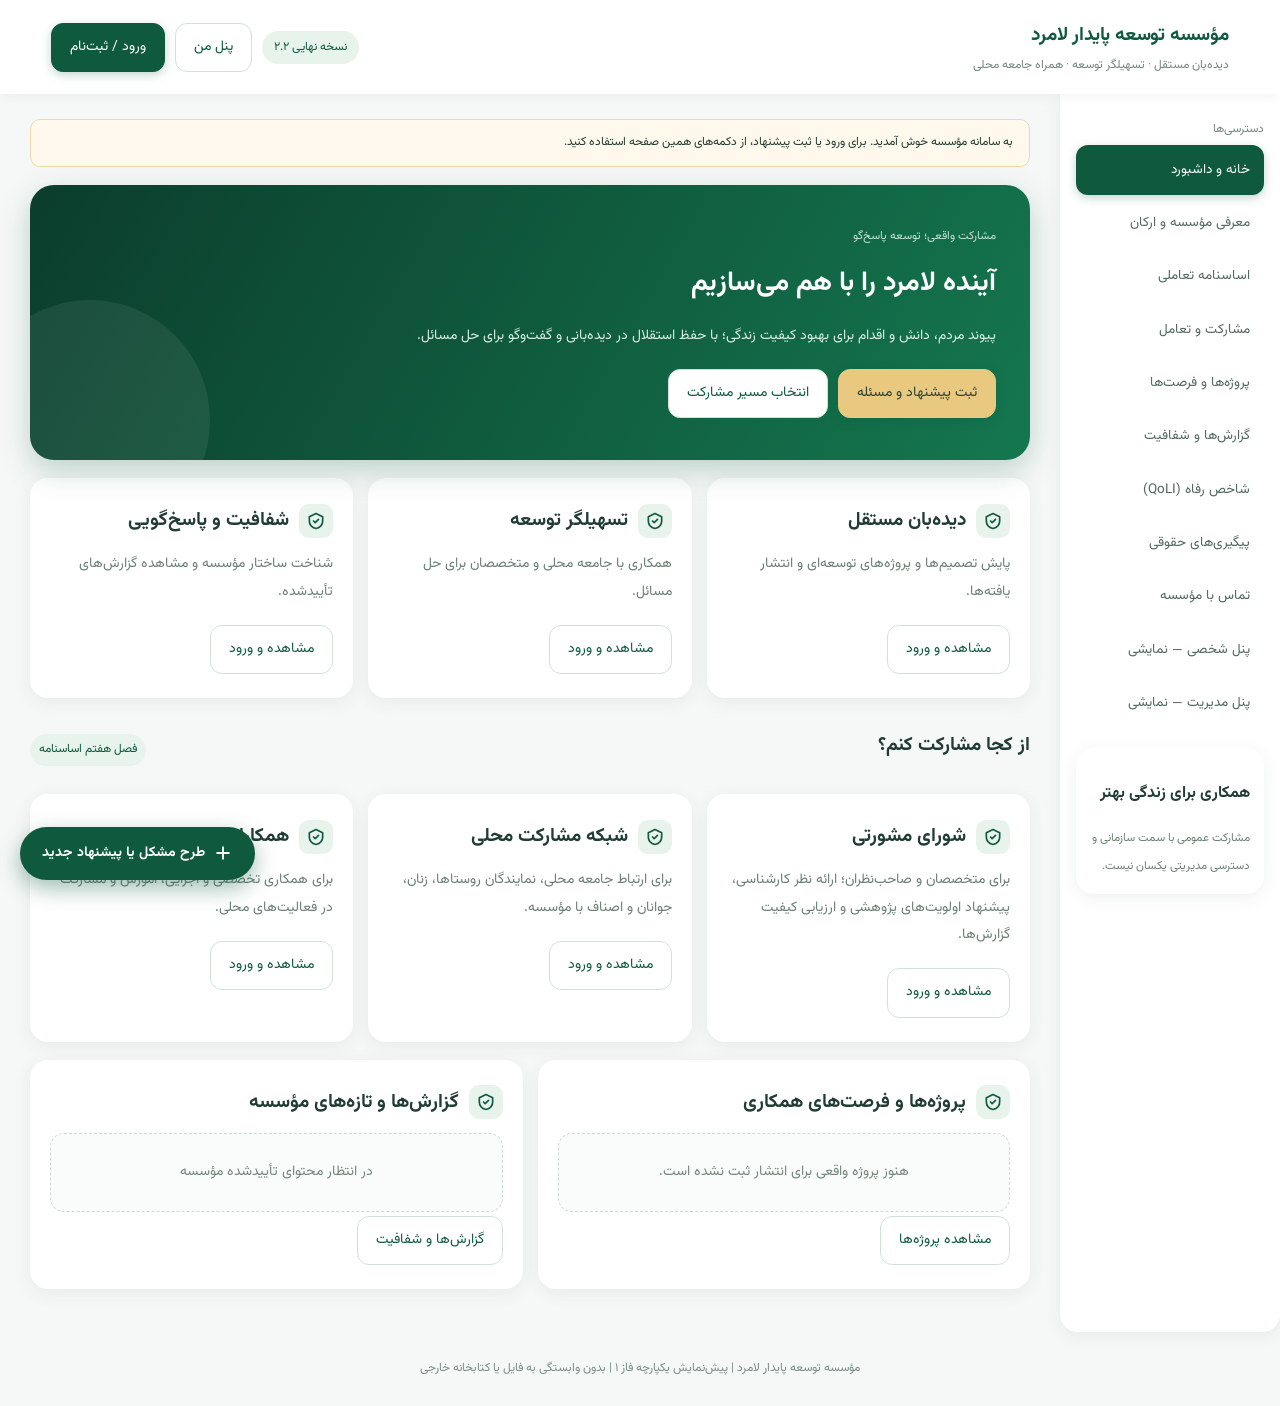
<file: index.html>
<!DOCTYPE html><html lang="fa" dir="rtl"><head><meta charset="utf-8"><link rel="preconnect" href="https://fonts.googleapis.com"><link rel="preconnect" href="https://fonts.gstatic.com" crossorigin><link href="https://fonts.googleapis.com/css2?family=Vazirmatn:wght@400;500;700;800&display=swap" rel="stylesheet"><meta name="viewport" content="width=device-width,initial-scale=1"><title>توسعه پایدار لامرد | Sc1</title><style>
:root{--green:#12634e;--ink:#213c35;--line:#e0e9e4;--bg:#f5f8f6}*{box-sizing:border-box}body{margin:0;background:var(--bg);color:var(--ink);font:14px/1.95 Tahoma,Arial,sans-serif}button,input,textarea,select{font:inherit}button,a{touch-action:manipulation}button{cursor:pointer}header{background:white;border-bottom:1px solid var(--line);padding:17px 4%;display:flex;align-items:center;justify-content:space-between;gap:15px;flex-wrap:wrap}.brand{font-size:19px;color:var(--green);font-weight:bold}.sub{font-size:12px;color:#74867d}.shell{display:grid;grid-template-columns:220px 1fr;max-width:1450px;margin:auto}aside.menu{padding:24px 16px;border-left:1px solid var(--line);min-height:85vh;background:#fff}nav button{display:block;width:100%;text-align:right;border:0;background:none;padding:12px 14px;border-radius:10px;margin:3px 0;color:#52685e}nav button.active,nav button:hover{background:#e7f3ed;color:var(--green)}main{padding:25px 30px;min-width:0}.badge{background:#fff2d6;color:#805e23;padding:5px 12px;border-radius:20px;font-size:12px}.notice{border:1px solid #ecd9ad;background:#fff9ed;padding:11px 16px;border-radius:10px;margin-bottom:18px;font-size:12px}.hero{background:linear-gradient(115deg,#124f40,#147b5c);color:white;border-radius:19px;padding:30px;position:relative}.hero p{max-width:650px;color:#daeee4}.hero small{color:#c2e3d4}h1{font-size:27px;margin:8px 0 12px}h2{font-size:19px;margin:4px 0 12px}h3{font-size:16px}p{margin:8px 0 15px}.grid{display:grid;grid-template-columns:repeat(auto-fit,minmax(210px,1fr));gap:15px;margin:18px 0}.card{background:white;border:1px solid var(--line);border-radius:15px;padding:20px}.card p,.muted{color:#6c8075}.btn{padding:9px 16px;border:1px solid #cadbd2;background:white;border-radius:8px;color:var(--green);margin:4px 0;display:inline-block;text-decoration:none}.btn.primary{background:var(--green);color:white;border-color:var(--green)}.hero .btn.primary{background:#e9c980;color:#294337;border-color:#e9c980}.row{display:flex;gap:10px;flex-wrap:wrap;align-items:center}.sectionhead{display:flex;justify-content:space-between;align-items:center;margin-top:25px}.empty{padding:25px;border:1px dashed #cbdcd2;border-radius:12px;color:#75877c;text-align:center}.charter{display:grid;grid-template-columns:255px 1fr;gap:16px;margin-top:18px}.chapters button{display:block;width:100%;text-align:right;margin:5px 0;padding:10px;background:white;border:1px solid var(--line);border-radius:8px}.chapters button.selected{background:#e7f3ed;color:var(--green)}.article p{white-space:pre-line}.article{min-width:0}.article .legal{font-size:13px;line-height:2.2;border-top:1px solid var(--line);padding-top:14px}.toolbar{display:flex;gap:8px;flex-wrap:wrap}input,select,textarea{width:100%;border:1px solid #d2dfd7;border-radius:8px;padding:10px;margin:5px 0 15px;background:white;color:var(--ink)}textarea{min-height:120px}button:disabled{cursor:not-allowed;opacity:.5}.panel{display:grid;grid-template-columns:200px 1fr;gap:16px}.panelnav{background:#f0f6f2;padding:15px;border-radius:10px}.panelnav button{width:100%;text-align:right;margin:4px 0}.metric{font-size:28px;color:var(--green)}footer{padding:25px;text-align:center;color:#7d8c84;font-size:12px}.tabs .selected{background:var(--green);color:white}.number{font-size:12px;background:#eef5f1;padding:4px 9px;border-radius:20px}#feedback{color:var(--green)}@media(max-width:800px){.shell{display:block}aside.menu{min-height:auto;border-left:0;padding:10px}nav{display:flex;overflow:auto}nav button{width:auto;white-space:nowrap}main{padding:16px}.charter,.panel{grid-template-columns:1fr}.chapters{max-height:240px;overflow:auto}.hero{padding:23px}h1{font-size:23px}}@media print{header,aside.menu,.notice,.toolbar,.chapters,footer{display:none}.shell,.charter{display:block}main{padding:0}}

/* ===== UI refresh ===== */
:root{--green:#0f5a3f;--green2:#14774f;--soft:#e8f3ec;--line:#e6ece8;--bg:#f6f8f7;--sh:0 4px 18px rgba(15,60,40,.07)}
body{font-family:Vazirmatn,Tahoma,Arial,sans-serif;background:var(--bg)}
header{position:sticky;top:0;z-index:20;box-shadow:0 2px 12px rgba(15,60,40,.06);border:0}
.brand{letter-spacing:-.2px}
aside.menu{border:0;background:#fff;box-shadow:var(--sh);border-radius:0 0 18px 18px}
nav button{border-radius:12px;transition:.18s;font-size:13.5px}
nav button.active{background:var(--green);color:#fff;box-shadow:0 3px 10px rgba(15,90,63,.25)}
nav button:hover:not(.active){background:var(--soft)}
.card{border:0;border-radius:18px;box-shadow:var(--sh);transition:transform .18s,box-shadow .18s}
.card:hover{transform:translateY(-2px);box-shadow:0 8px 24px rgba(15,60,40,.12)}
.card h2{display:flex;align-items:center;gap:10px}
.card h2::before{content:"";flex:none;width:34px;height:34px;border-radius:10px;background:var(--soft) url("data:image/svg+xml,%3Csvg xmlns='http://www.w3.org/2000/svg' viewBox='0 0 24 24' fill='none' stroke='%230f5a3f' stroke-width='2' stroke-linecap='round' stroke-linejoin='round'%3E%3Cpath d='M12 3l8 4v5c0 5-3.5 8-8 9-4.5-1-8-4-8-9V7z'/%3E%3Cpath d='M9 12l2 2 4-4'/%3E%3C/svg%3E") center/20px no-repeat}
.hero{border-radius:24px;background:linear-gradient(120deg,#0b3d2c,#14774f);box-shadow:0 10px 30px rgba(15,90,63,.25);padding:38px 34px;overflow:hidden}
.hero::after{content:"";position:absolute;left:-60px;bottom:-80px;width:240px;height:240px;border-radius:50%;background:rgba(255,255,255,.07)}
.btn{border-radius:12px;padding:10px 18px;border:1px solid #d3e2d9;transition:.18s}
.btn:hover{background:var(--soft)}
.btn.primary{background:var(--green);box-shadow:0 3px 10px rgba(15,90,63,.25)}
.btn.primary:hover{background:var(--green2)}
.hero .btn.primary:hover{background:#f1d796}
.badge{background:var(--soft);color:var(--green)}
.empty{background:#fafcfb;border-radius:14px}
.number{background:var(--soft);color:var(--green)}
input,select,textarea{border-radius:12px;border:1px solid #d8e4dc;transition:.15s}
input:focus,select:focus,textarea:focus{outline:0;border-color:var(--green2);box-shadow:0 0 0 3px rgba(20,119,79,.15)}
.chapters button{border:0;box-shadow:var(--sh);border-radius:12px;transition:.15s}
.chapters button.selected{background:var(--green);color:#fff}
.tabs{background:#fff;padding:5px;border-radius:14px;width:fit-content;box-shadow:var(--sh)}
.tabs .btn{border:0;margin:0}
.tabs .selected{background:var(--green);color:#fff}
.fab{position:fixed;left:20px;bottom:20px;z-index:30;display:flex;align-items:center;gap:8px;border-radius:999px;padding:13px 22px;background:var(--green);color:#fff;border:0;box-shadow:0 8px 22px rgba(15,90,63,.4);font-weight:bold;cursor:pointer}
.fab:hover{background:var(--green2);transform:translateY(-2px)}
.fab svg{width:20px;height:20px}
#menuToggle,.burger{display:none}
@media(max-width:800px){
.burger{display:inline-flex;width:42px;height:42px;align-items:center;justify-content:center;border-radius:12px;background:var(--soft);cursor:pointer}
.burger svg{width:22px;height:22px;stroke:var(--green)}
aside.menu{display:none;border-radius:0 0 18px 18px}
#menuToggle:checked~.shell aside.menu{display:block}
nav{display:block}nav button{width:100%;white-space:normal}
.fab span{display:none}.fab{padding:15px;left:14px;bottom:14px}
.hero{padding:26px 20px}}
body #p2open{left:auto !important;right:18px !important}
.bars{display:grid;gap:12px;margin-top:10px}.bar{display:grid;grid-template-columns:130px 1fr 52px;gap:10px;align-items:center;font-size:14px}
.bar .track{height:14px;background:#e6efea;border-radius:99px;overflow:hidden}.bar .fill{height:100%;border-radius:99px}
.ladder{display:flex;align-items:center;gap:18px;flex-wrap:wrap}.ladder .score{font-size:44px;font-weight:800;color:var(--green)}
.ladder .scale{flex:1;min-width:220px}.ladder .track{height:18px;border-radius:99px;background:linear-gradient(90deg,#d9534f,#f0ad4e,#5cb85c);position:relative}
.ladder .pin{position:absolute;top:-6px;width:6px;height:30px;background:#213c35;border-radius:3px}
.ladder .ticks{display:flex;justify-content:space-between;font-size:12px;color:#667;margin-top:10px}
.legend{display:flex;gap:14px;flex-wrap:wrap;font-size:13px;margin-top:10px}.legend i{display:inline-block;width:12px;height:12px;border-radius:3px;margin-left:5px;vertical-align:middle}
.case{border-right:5px solid var(--green)}.case .st{display:inline-block;padding:2px 12px;border-radius:99px;font-size:13px;font-weight:700;color:#fff}
.st.rev{background:#e08a00}.st.win{background:#12634e}.st.run{background:#2a6fb0}
#p2open,#p3open{display:none !important}
.entry-grid{display:grid;grid-template-columns:repeat(auto-fit,minmax(260px,1fr));gap:16px;margin-top:12px}
.entry-card{display:flex;flex-direction:column;gap:12px;padding:24px;border-radius:16px;border:1px solid #d6e5dd;background:#fff}
.entry-card h2{margin:0}
.entry-card p{margin:0;color:#4a5d55}
.entry-card .btn{align-self:flex-start}
</style></head><body><input type="checkbox" id="menuToggle"><header><label for="menuToggle" class="burger" aria-label="منو"><svg viewBox="0 0 24 24" fill="none" stroke-width="2" stroke-linecap="round"><path d="M4 6h16M4 12h16M4 18h16"/></svg></label><div><div class="brand">مؤسسه توسعه پایدار لامرد</div><div class="sub">دیده‌بان مستقل · تسهیلگر توسعه · همراه جامعه محلی</div></div><div class="row"><span class="badge">نسخه نهایی ۲.۲</span><button class="btn" data-route="personal">پنل من</button><button class="btn primary" data-route="access" data-action="login">ورود / ثبت‌نام</button></div></header><div class="shell"><aside class="menu"><div class="sub">دسترسی‌ها</div><nav id="nav"></nav><div class="card" style="margin-top:20px;padding:14px"><h3>همکاری برای زندگی بهتر</h3><small class="muted">مشارکت عمومی با سمت سازمانی و دسترسی مدیریتی یکسان نیست.</small></div></aside><main><div class="notice">به سامانه مؤسسه خوش آمدید. برای ورود یا ثبت پیشنهاد، از دکمه‌های همین صفحه استفاده کنید.</div><div id="app"></div><p id="feedback" role="status"></p></main></div><button class="fab" data-route="suggestion"><svg viewBox="0 0 24 24" fill="none" stroke="currentColor" stroke-width="2.2" stroke-linecap="round"><path d="M12 5v14M5 12h14"/></svg><span>طرح مشکل یا پیشنهاد جدید</span></button><footer>مؤسسه توسعه پایدار لامرد | پیش‌نمایش یکپارچه فاز ۱ | بدون وابستگی به فایل یا کتابخانه خارجی</footer><script>
const chapters=[{"title": "فصل اول: کلیات", "text": ["ماده ۱ ـ نام: نام مؤسسه «مؤسسه توسعه پایدار لامرد» است که در این اساسنامه «مؤسسه» نامیده می‌شود.", "ماده ۲ ـ ماهیت و اصول بنیادین:", "مؤسسه نهادی غیردولتی، غیرانتفاعی، مستقل و غیرحزبی است و در چارچوب قوانین و مقررات جمهوری اسلامی ایران، مجوزهای لازم و این اساسنامه فعالیت می‌کند.", "اصول راهنمای مؤسسه شامل ارزیابی یکپارچه آثار اقتصادی، اجتماعی و زیست‌محیطی، عدالت اجتماعی و فضایی و بین‌نسلی، مشارکت فراگیر، پیشگیری از آسیب، احتیاط متناسب در برابر خطرات جدی با بیان عدم قطعیت علمی، و تقویت تاب‌آوری جامعه و منابع طبیعی است.", "مؤسسه وابستگی تشکیلاتی یا حق فرمان‌پذیری از دولت، احزاب، صنایع، حامیان مالی یا نهادهای خارجی ندارد.", "دریافت حمایت مجاز، به‌خودی‌خود برای حامی حق انتصاب، رأی، وتو یا دخالت در تصمیم‌ها و یافته‌های مؤسسه ایجاد نمی‌کند.", "درآمد و دارایی مؤسسه صرفاً برای اهداف آن مصرف می‌شود و توزیع مستقیم یا غیرمستقیم سود یا دارایی میان مؤسسان، امنا، مدیران، بازرسان و همکاران ممنوع است.", "ماده ۳ ـ محدوده فعالیت: محدوده اصلی فعالیت شهرستان لامرد در استان فارس است. فعالیت مرتبط در سطح استان یا کشور، با تصویب هیئت امنا و در حدود مجوز مؤسسه و با اخذ مجوز تکمیلی در صورت لزوم امکان‌پذیر است.", "ماده ۴ ـ مرکز اصلی و نمایندگی: مرکز اصلی مؤسسه در شهر لامرد است. نشانی کامل: [پیش از امضا تکمیل شود]؛ کدپستی: [تکمیل شود]. تغییر نشانی و ایجاد یا تعطیلی نمایندگی با تصویب هیئت امنا و رعایت تشریفات اعلام، ثبت و اخذ مجوز لازم انجام می‌شود. نمایندگی‌ها شخصیت حقوقی مستقل ندارند.", "ماده ۵ ـ مدت و آغاز فعالیت: مدت فعالیت از تاریخ ثبت نامحدود است. آغاز فعالیت‌های مشمول مجوز منوط به اخذ مجوز مربوط است.", "ماده ۶ ـ دارایی اولیه و سال مالی: دارایی اولیه مؤسسه ۲۰۰,۰۰۰,۰۰۰ ریال است که تأمین و تحویل آن توسط مؤسسان باید در صورت‌جلسه و اسناد مالی تأسیس مستند شود. سال مالی از اول فروردین تا پایان اسفند است؛ سال مالی نخست از تاریخ ثبت تا پایان اسفند همان سال خواهد بود."]}, {"title": "فصل دوم: مأموریت، اهداف و موضوع فعالیت", "text": ["ماده ۷ ـ ضرورت تأسیس: مؤسسه برای تقویت مشارکت آگاهانه مردم و توجه هم‌زمان به ابعاد اقتصادی، اجتماعی، فرهنگی و زیست‌محیطی توسعه لامرد و کمک به کاهش پیامدهای نامطلوب تصمیم‌های توسعه نامتوازن تشکیل می‌شود.", "ماده ۸ ـ مأموریت: مأموریت مؤسسه ایجاد بستری مردمی و مستقل برای پژوهش، پایش، آموزش، گفت‌وگو و ارائه راهکارهای مستند در زمینه توسعه پایدار و رفاه جامعه محلی و انتقال یافته‌ها به مردم و تصمیم‌گیرندگان است.", "ماده ۹ ـ چشم‌انداز و اهداف: چشم‌انداز مؤسسه تبدیل‌شدن به نهادی معتبر و اثرگذار در ارتقای کیفیت تصمیم‌های توسعه‌ای لامرد است. اهداف عبارت‌اند از ارتقای رفاه و کیفیت زندگی، حفاظت از محیط زیست و سلامت عمومی، تقویت عدالت و مشارکت اجتماعی، حفظ سرمایه فرهنگی و اجتماعی و افزایش شفافیت و پاسخ‌گویی در موضوعات توسعه. این اهداف برای مؤسسه اختیار حاکمیتی، نظارتی الزام‌آور یا حق وتوی تصمیم‌های عمومی ایجاد نمی‌کند.", "ماده ۱۰ ـ موضوع و ابزارهای فعالیت:", "تهیه و انتشار گزارش‌های مستقل درباره آثار اقتصادی، اجتماعی، فرهنگی، بهداشتی و زیست‌محیطی طرح‌ها و تصمیم‌های توسعه‌ای.", "انجام پژوهش کاربردی و پایش رفاه و کیفیت زندگی با روش‌های معتبر و مستند.", "برگزاری نشست، کارگاه، دوره آموزشی و برنامه توانمندسازی جامعه محلی.", "گفت‌وگوی ساختاریافته(RSD) با مدیران، صنایع، شوراها، دانشگاه‌ها و جامعه محلی و ارائه پیشنهادهای سیاستی و اجرایی.", "تولید و انتشار محتوای علمی و آموزشی و ارائه خدمات پژوهشی و مشاوره‌ای مرتبط با مأموریت، با رعایت استقلال.", "پیگیری مطالبات و اقدامات حقوقی در حدود صلاحیت قانونی، مطابق فصل یازدهم این اساسنامه.", "ایجاد نظام پایش توسعه پایدار شهرستان مطابق فصل سوم این اساسنامه.", "دیده‌بانی مدنی مستقل بر روند اجرای طرح‌ها و تصمیم‌های توسعه‌ای و تعهدات اجتماعی صنایع و مراجع، از جمله درخواست اطلاعات در چارچوب قوانین، انتشار یافته‌ها و مطالبه‌ی اقدام.", "ماده ۱۱ ـ اصول همکاری: همکاری با نهادهای عمومی، دولتی، خصوصی، دانشگاهی و مدنی باید در راستای مأموریت و بدون واگذاری استقلال مؤسسه باشد. عضویت در شبکه‌های داخلی یا بین‌المللی با تصویب هیئت امنا و رعایت الزامات قانونی انجام می‌شود. هیچ قرارداد یا توافقی نمی‌تواند اختیار سانسور یافته‌ها یا منع پیگیری قانونی را به طرف مقابل بدهد.", "ماده ۱۲ ـ کیفیت علمی و حفاظت از داده: پژوهش‌ها باید مبتنی بر روش روشن، منابع قابل ارزیابی، تفکیک داده از تحلیل و بیان محدودیت‌ها باشند. حفظ محرمانگی اطلاعات شخصی، رضایت آگاهانه در موارد مقتضی، محدودیت دسترسی، نگهداری امن و انتشار داده‌های بی‌نام الزامی است. آیین‌نامه پژوهش، اخلاق و حفاظت از داده به تصویب هیئت امنا می‌رسد."]}, {"title": "فصل سوم: نظام پایش توسعه پایدار", "text": ["ماده ۱۳ ـ الزام به ایجاد نظام پایش: مؤسسه موظف است نظام پایش توسعه پایدار شهرستان را در حوزه‌های اقتصاد و معیشت، جامعه و کیفیت زندگی، محیط زیست و منابع طبیعی، حکمرانی و مشارکت، و تاب‌آوری و عدالت بین‌نسلی ایجاد کند. این نظام باید با توجه به آثار تجمعی طرح‌ها و ظرفیت محیطی منطقه بر اساس استانداردهای جهانی طراحی شود.", "ماده ۱۴ ـ چارچوب شاخص‌های جهانی: نظام پایش بر پایه دو چارچوب بین‌المللی زیر طراحی می‌شود:", "الف) اهداف توسعه پایدار سازمان ملل (SDGs): ۱۷ هدف و ۱۶۹ غایت که توسط چارچوب ۲۳۱ شاخص (مصوب کمیسیون آمار سازمان ملل) سنجیده می‌شود. مؤسسه موظف است بر اساس برنامه‌ی سالانه‌ی مصوب امنا  شاخص های کلیدی مرتبط با مسئله لامرد را از این چارچوب انتخاب و سالانه پایش کند؛ از جمله شاخص‌های آب سالم (SDG 6)، کار شایسته (SDG 8)، صنعت و نوآوری (SDG 9)، کاهش نابرابری (SDG 10)، شهرها و جوامع پایدار (SDG 11)، مصرف مسئولانه (SDG 12)، اقدام اقلیمی (SDG 13) و سلامت (SDG 3).", "ب) شاخص کیفیت زندگی UN-Habitat (QoLI): چارچوبی متشکل از ۲۸ شاخص جهانی در ۹ حوزه (خدمات پایه، فرهنگ، اقتصاد، آموزش، محیط زیست، حکمرانی، سلامت، مسکن و انسجام اجتماعی) به‌همراه یک شاخص کلی «رضایت از زندگی». مؤسسه موظف است بر اساس برنامه‌ی سالانه‌ی مصوب امنا شاخص های عینی را از این چارچوب متناسب با اولویت‌های لامرد انتخاب کند (مانند کیفیت هوا PM 2.5، دسترسی به فضای سبز، رضایت از بهداشت، نرخ بیکاری و رضایت از مدیریت محلی).", "تبصره ۱ ـ شاخص ذهنی «نردبان زندگی»: مؤسسه موظف است سالانه با استفاده از پرسش استاندارد «نردبان زندگی» (Cantril Ladder) میانگین رضایت از زندگی در شهرستان را بسنجد. در این پرسش، از پاسخ‌دهنده خواسته می‌شود زندگی خود را روی نردبانی از ۰ (بدترین) تا ۱۰ (بهترین) ارزیابی کند. این شاخص به‌عنوان شاخص پرچمدار رفاه، پایه مقایسه با سایر شهرها خواهد بود.", "ماده ۱۵ ـ الزامات اجرایی نظام پایش: هیئت مدیره مکلف است با نظر شورای مشورتی و شبکه مشارکت محلی، چارچوب دقیق شاخص‌ها، منابع داده، خط پایه (در حد داده‌های معتبر موجود)، اهداف کمی و دوره سنجش را برای تصویب به هیئت امنا ارائه کند.", "گزارش سالانه وضعیت توسعه پایدار، با بیان کمبود داده و محدودیت انتساب تغییرات، حداکثر شش ماه پس از پایان سال منتشر می‌شود.", "داده‌ها در حد امکان و با حفظ حریم خصوصی به تفکیک جغرافیا، جنسیت و گروه‌های اجتماعی بررسی می‌شوند.", "ارزیابی عملکرد خود مؤسسه جدا از ارزیابی وضعیت شهرستان و بر اساس اهداف برنامه سالانه انجام می‌شود.", "این فعالیت‌ها جایگزین ارزیابی رسمی یا صلاحیت مراجع قانونی نیستند."]}, {"title": "فصل چهارم: مؤسسان و ارکان", "text": ["ماده ۱۶ ـ مؤسسان: مؤسسان عبارت‌اند از آقایان حمیدرضا اکبرپور، محمدحسین رضاپور، غلامرضا قائدی، مهدی واعظ‌زاده و بهمن هاشمی و خانم‌ها زکیه محمدنیا و الهام محمدنیا. مشخصات هویتی و امضای آنان در صورت‌جلسه تأسیس درج می‌شود.", "ماده ۱۷ ـ وظایف مؤسسان و نخستین هیئت امنا: مؤسسان اساسنامه را تصویب، امور مجوز و ثبت را پیگیری، دارایی اولیه را تأمین و نخستین هیئت امنای هفت‌نفره را از اشخاص واجد شرایط ماده ۲۰ انتخاب می‌کنند. تصمیم مؤسسان با رأی موافق اکثریت معتبر است. نخستین جلسه امنا حداکثر ظرف سی روز پس از ثبت برگزار و اسناد، دارایی‌ها و تعهدات تأسیس با صورت‌جلسه تحویل می‌شود.", "ماده ۱۸ ـ جایگاه پس از تأسیس و ارکان: اداره مؤسسه به صورت دائمی هیئت امنایی است. ارکان مؤسسه عبارت‌اند از: هیئت امنا، هیئت مدیره و بازرس. دبیر یا مدیرعامل مسئول اجرایی مؤسسه است. پس از تحویل امور، هیئت مؤسس رکن دائمی تصمیم‌گیر (به جز در مورد انحلال، مطابق با ماده ۵۹) نیست و برای مؤسسان حق ویژه انتصاب، وتو، یا تغییر اساسنامه وجود ندارد. شورای مشورتی و شبکه همکاران، نهادهای پشتیبان و مشارکتی‌اند و رکن حاکمیتی محسوب نمی‌شوند."]}, {"title": "فصل پنجم: هیئت امنا", "text": ["ماده ۱۹ ـ جایگاه و ترکیب: هیئت امنا عالی‌ترین رکن سیاست‌گذاری و نظارت داخلی مؤسسه است. تعداد کرسی‌های آن هفت، نه، یازده، سیزده یا پانزده نفر است. تعداد نخستین کرسی‌ها هفت نفر است. افزایش کرسی‌ها با حداقل دوسوم آرای کل امنای دارای سمت و انتخاب هم‌زمان اعضای جدید معتبر است. کاهش کرسی‌ها فقط پس از خالی‌شدن کرسی و با حفظ حداقل هفت کرسی ممکن است.", "تبصره ـ اعضای ناظر: هیئت امنا می‌تواند اجازه حضور افرادی را به‌عنوان «عضو ناظر»، بدون حق رأی به جلسات خود صادر کند. این افراد می‌توانند با درخواست کتبی خود و تصویب هیئت امنا، به عضویت اصلی (با حق رأی) درآیند.", "ماده ۲۰ ـ شرایط عضویت: عضو هیئت امنا باید ملتزم به اساسنامه، دارای حسن شهرت و تخصص یا تجربه مرتبط، و دارای شناخت قابل احراز از مسائل لامرد باشد؛ ممنوعیت قانونی تصدی نداشته و فاقد محکومیت قطعی مؤثر مرتبط با فساد مالی، خیانت در امانت یا سوءاستفاده از موقعیت باشد. تصدی سمت مدیریتی یا تصمیم‌گیر دولتی در دستگاه‌های محلی مرتبط با موضوع فعالیت مؤسسه، یا سمت مدیریتی و اجرایی در صنایع فعال منطقه، با عضویت دارای حق رأی سازگار نیست. روابط شغلی، مالی و مالکیتی دیگر مطابق ماده ۵۱ افشا و ارزیابی می‌شود؛ تعارض منافع مستمر و غیرقابل مدیریت مانع عضویت است.", "ماده ۲۱ ـ انتخاب: پس از دوره تأسیس، نامزدی با پیشنهاد کتبی دو امین، پیشنهاد شورای مشورتی یا درخواست شخصی ممکن است. سوابق و اظهارنامه منافع پیش از رأی‌گیری در اختیار امنا قرار می‌گیرد. انتخاب اعضا با رأی موافق حداقل دوسوم کل امنای دارای سمت انجام می‌شود. در انتخاب‌ها تنوع تخصص، جنسیت، نسل و شناخت بخش‌ها و روستاهای شهرستان مورد توجه قرار می‌گیرد. عضویت در امنا افتخاری است و پرداخت حق حضور ممنوع؛ جبران هزینه واقعی مستند، مجاز است. فرصت نامزدی برای کرسی‌های قابل انتخاب، با اعلام شرایط و مهلت حداقل بیست روز از طریق مجاری عمومی مؤسسه اطلاع‌رسانی می‌شود.", "ماده ۲۲ ـ وظایف و اختیارات: هیئت امنا سیاست‌ها، برنامه راهبردی، برنامه و بودجه سالانه، صورت‌های مالی و گزارش عملکرد را تصویب می‌کند؛ اعضای هیئت مدیره و بازرسان را انتخاب و عزل می‌کند؛ دبیر پیشنهادی هیئت مدیره و حق‌الزحمه او را تصویب می‌کند؛ آیین‌نامه‌ها و حدود اختیار مالی و قراردادی را تصویب می‌کند؛ بر استقلال، کیفیت و عملکرد نظارت می‌کند؛ درباره نمایندگی‌ها، شبکه‌ها، تعهدات عمده، اقدامات حقوقی مهم، تغییر اساسنامه و انحلال تصمیم می‌گیرد. تصویب خرید و فروش اموال غیرمنقول، اخذ تسهیلات، وثیقه‌گذاری دارایی و تعهدات خارج از بودجه در صلاحیت غیرقابل تفویض امناست.تصویب تشکیل کمیته های تخصصی و موضوعی در صورت درخواست هیات مدیره و یا هیات امنا در صورت نیاز", "ماده ۲۳ ـ هیئت رئیسه و دبیرخانه: امنا هر سال رئیس، نایب‌رئیس و منشی را از میان خود انتخاب می‌کنند. رئیس مسئول دعوت و اداره جلسات و پیگیری نظارتی مصوبات است؛ نایب‌رئیس در غیاب یا تعارض منافع او جانشین می‌شود. دبیرخانه اجرایی زیر نظر دبیر مؤسسه خدمات اداری ارائه می‌کند، ولی محتوای صورت‌جلسات زیر مسئولیت منشی است. ریاست یا نیابت ریاست امنا با عضویت هیئت مدیره، دبیر بودن یا خزانه‌داری قابل جمع نیست. عضویت هم‌زمان سایر امنا در هیئت مدیره حداکثر برای دو نفر مجاز است؛ آنان در ارزیابی، تعیین حق‌الزحمه، عزل و تصویب عملکرد و حساب‌های مربوط به مسئولیت خود رأی نمی‌دهند.", "ماده ۲۴ ـ دعوت و برگزاری جلسات: جلسات عادی حداقل هر سه ماه یک بار تشکیل می‌شود. جلسه فوق‌العاده با درخواست رئیس، هیئت مدیره، بازرس یا یک‌سوم امنا الزامی است. رئیس باید ظرف هفت روز دعوت را ارسال و جلسه را حداکثر ظرف بیست‌ویک روز از درخواست برگزار کند. دعوت عادی همراه دستور و مستندات حداقل ده روز تقویمی و دعوت اضطراری با ذکر دلیل حداقل چهل‌وهشت ساعت پیش از جلسه ارسال می‌شود. تغییر اساسنامه، انحلال و اخراج عضو با دعوت اضطراری قابل تصمیم‌گیری نیست. جلسه حضوری، برخط یا ترکیبی با احراز هویت و امکان مشارکت هم‌زمان معتبر است؛ رأی وکالتی مجاز نیست.", "ماده ۲۵ ـ نصاب و اعتبار مصوبات: مبنای «کل امنا» تعداد اشخاص دارای عضویت معتبر در زمان رأی‌گیری است، نه کرسی‌های خالی. رسمیت جلسه نیازمند حضور بیش از نصف کل امنا و در هر حال حداقل چهار نفر است. تصمیم عادی با بیش از نصف آرای حاضران دارای حق رأی در آن موضوع معتبر است. رأی ممتنع رأی موافق محسوب نمی‌شود. انتخاب و عزل مدیران و بازرس، انتخاب و اخراج امین، تغییر تعداد کرسی‌ها، معاملات موضوع ماده ۵۱ و تصمیم‌های غیرقابل تفویض مالی ماده ۲۲ نیازمند حداقل دوسوم آرای کل امناست. تغییر اساسنامه تابع ماده ۵۷ و انحلال تابع ماده ۵۹ است. در تساوی آرا پیشنهاد رد می‌شود و رئیس رأی مضاعف ندارد. صورت‌جلسه شامل حاضران، تعارض‌ها، خلاصه تصمیم و شمار آراست و به امضای رئیس جلسه، منشی و حداقل یک امین دیگر می‌رسد. اعتراض و رأی مخالف در صورت درخواست ثبت می‌شود.", "ماده ۲۶ ـ رأی ذی‌نفع و فقدان نصاب مستقل: عضو دارای تعارض منافع درباره موضوع مربوط در بحث تصمیم‌ساز و رأی‌گیری شرکت نمی‌کند، جز برای ارائه توضیح به درخواست جلسه، و حضور او نصاب آن موضوع محسوب نمی‌شود. در موضوع دارای تعارض، رسمیت رسیدگی منوط به حضور نیمی از امنا و هر تصمیم باید دست‌کم چهار رأی موافق مستقل و فاقد تعارض داشته باشد. نصاب تصمیم عادی، بیش از نصف حاضران فاقد تعارض و نصاب ویژه، نسبت مقرر در مواد مربوط از کل امنای فاقد تعارض در همان موضوع است. اگر این حداقل فراهم نباشد، تصمیم به تعویق می‌افتد تا با رفع تعارض یا ترمیم قانونی ترکیب امنا امکان رأی مستقل فراهم شود.", "ماده ۲۷ ـ پایان عضویت و رسیدگی انضباطی: عضویت با فوت، استعفای کتبی، ممنوعیت قانونی یا احراز از دست رفتن شرایط پایان می‌یابد. سه غیبت غیرموجه متوالی پس از اخطار کتبی، نقض عمده اساسنامه، کتمان تعارض منافع مؤثر، افشای غیرمجاز اطلاعات محرمانه و سوءاستفاده از سمت می‌تواند موجب اخراج شود. نقد مستند، اختلاف علمی یا رأی مخالف تخلف نیست.دلایل باید کتبی ابلاغ و حداقل پانزده روز برای دفاع داده شود؛ تصمیم امنا باید مستدل و بدون رأی فرد موضوع رسیدگی باشد. شخص ظرف پانزده روز می‌تواند رسیدگی مجدد بخواهد؛ بازرس گزارش بی‌طرفانه ارائه می‌کند و رأی نهایی در جلسه بعدی صادر می‌شود. حق مراجعه به مراجع صالح محفوظ است.", "ماده ۲۸ ـ جانشینی و استمرار اداره: در خالی‌شدن کرسی، جانشینی ابتدا از میان علی‌البدل‌های معتبر انجام می‌شود؛ فقط در فقدان علی‌البدل واجد شرایط، انتخاب جانشین حداکثر ظرف شصت روز از خالی‌شدن الزامی است. هیئت امنا هر سال حداقل سه عضو علی‌البدل واجد شرایط را انتخاب می‌کند. در صورت تأخیر، عضو صرفاً برای امور ضروری و برگزاری انتخابات حداکثر نود روز به کار ادامه می‌دهد و حق تغییر اساسنامه یا انحلال ندارد."]}, {"title": "فصل ششم: هیئت مدیره و دبیر", "text": ["ماده ۲۹ ـ ترکیب و انتخاب هیئت مدیره: هیئت مدیره پنج یا سه عضو اصلی و دو یا یک عضو علی‌البدل به ترتیب اولویت دارد که برای دو سال توسط هیئت امنا انتخاب می‌شوند. انتخاب مجدد برای دوره‌های متوالی، مجاز است. اعضا باید دارای صلاحیت قانونی، توان اجرایی، تعهد به مأموریت و استقلال قابل قبول باشند. هیئت مدیره از میان خود رئیس، نایب‌رئیس و خزانه‌دار انتخاب می‌کند؛ این سمت‌ها قابل جمع نیستند.", "ماده ۳۰ ـ جلسات و مصوبات هیئت مدیره: جلسات حداقل ماهی یک بار، با دعوت رئیس و اطلاع حداقل سه روز قبل تشکیل می‌شود. در فوریت مستند، اطلاع بیست‌وچهارساعته کافی است. رسمیت با حداقل سه عضو و تصویب با اکثریت رأی موافق اعضای فاقد تعارض است. در فقدان سه عضو مستقل، موضوع به امنا ارجاع می‌شود. جلسات برخط و ترکیبی با احراز هویت معتبر است. صورت‌جلسه به امضای حاضران می‌رسد و مخالفت یا امتناع از امضا ثبت می‌شود.", "ماده ۳۱ ـ وظایف هیئت مدیره: انتخاب دبیر ، رئیس و اجرای مصوبات امنا، تهیه برنامه و بودجه، اداره امور مالی و اداری، نظارت بر دبیر، تهیه گزارش‌ها و صورت‌های مالی، تصویب قراردادها و استخدام در حدود بودجه، حفاظت از دارایی و داده‌ها، اجرای برنامه‌های پژوهش و مشارکت و ارائه پیشنهادهای حقوقی وظیفه هیئت مدیره است. تهیه گزارش سالانه شاخص رفاه و توسعه پایدار (موضوع فصل سوم) و ارائه به هیئت امنا از وظایف هیئت مدیره است. هیئت مدیره باید گزارش عملکرد و وضعیت مالی را هر سه ماه به امنا و بازرس ارائه کند.", "ماده ۳۲ ـ دبیر یا مدیرعامل: دبیر به پیشنهاد هیئت مدیره و تصویب امنا، از داخل یا خارج هیئت مدیره انتخاب می‌شود و دبیر خارج از هیئت مدیره در جلسات آن حق رأی ندارد. دبیر عضو هیئت مدیره نمی‌تواند هم‌زمان رئیس، نایب‌رئیس یا خزانه‌دار باشد. مدت مأموریت او از دوره هیئت مدیره بیشتر نیست. دبیر مسئول اجرای روزمره، کارکنان، دبیرخانه، اجرای قراردادها و نمایندگی اجرایی در حدود تفویض کتبی است. حق‌الزحمه، حدود اختیار و ارزیابی عملکرد او را امنا تصویب می‌کند. عزل دبیر با نصاب تصمیم عادی امنا ممکن است. هیئت مدیره در ضرورت مستند می‌تواند اختیارات اجرایی او را تا تصمیم امنا و حداکثر سی روز تعلیق و سرپرست تعیین کند و مکلف به درخواست فوری جلسه امناست.", "ماده ۳۳ ـ جانشینی و تحویل مسئولیت: با خروج عضو اصلی، علی‌البدل به ترتیب اولویت برای باقی‌مانده دوره جانشین می‌شود. در فقدان علی‌البدل، امنا ظرف سی روز جانشین انتخاب می‌کند. اگر اعضای هیئت مدیره کمتر از سه نفر شوند، امنا باید ظرف پانزده روز مدیر یا هیئت سرپرست موقت تعیین و حداکثر ظرف سی روز ترکیب را تکمیل کند. با خروج دبیر، هیئت مدیره سرپرست حداکثر سی‌روزه تعیین و نامزد جدید معرفی می‌کند. مدیران مکلف‌اند ظرف ده روز از پایان مسئولیت، اموال، اسناد، دسترسی‌ها و گزارش تعهدات را با صورت‌جلسه تحویل دهند. پایان سمت، مسئولیت اقدامات پیشین را رفع نمی‌کند."]}, {"title": "فصل هفتم: بازرسی", "text": ["ماده ۳۴ ـ انتخاب و استقلال بازرس: امنا یک بازرس اصلی و یک علی‌البدل برای یک سال انتخاب می‌کند؛ تصدی بازرس اصلی حداکثر سه دوره متوالی مجاز است. بازرس نباید عضو امنا یا هیئت مدیره، دبیر، کارمند، پیمانکار یا مشاور دارای رابطه مالی با مؤسسه باشد. همسر و بستگان نسبی یا سببی تا درجه سوم نمی‌توانند بازرس شوند.", "ماده ۳۵ ـ اختیارات و وظایف بازرس: بازرس به تمام اسناد مالی، قراردادها، صورت‌جلسات و اطلاعات دسترسی دارد. بازرس انطباق عملکرد با اساسنامه، حساب‌ها و شکایات را بررسی و گزارش مستقل سالانه و گزارش موردی به امنا ارائه می‌کند. حضور او در جلسات امنا بدون حق رأی مجاز است.", "ماده ۳۶ ـ گزارش تخلف و حسابرسی: بازرس تخلف را کتبی به امنا اعلام و مهلت اقدام (حداکثر سی روز) تعیین می‌کند. در فقدان اقدام مؤثر، حق دعوت جلسه فوق‌العاده و گزارش به مرجع صالح را دارد. در خطر فوری، اقدام فوری قانونی مجاز است."]}, {"title": "فصل هشتم: مشورت و مشارکت", "text": ["ماده ۳۷ ـ شورای مشورتی: شورای مشورتی از پنج تا پانزده متخصص و صاحب‌نظر به پیشنهاد هیئت مدیره و تصویب امنا برای دو سال تشکیل می‌شود. اعضا از میان خود هماهنگ‌کننده انتخاب می‌کنند. شورا حق رأی در ارکان ندارد و وظیفه آن مشاوره علمی، پیشنهاد اولویت‌ها، ارزیابی کیفیت و کمک به گفت‌وگوی تخصصی است. عضویت اشخاص مرتبط با دولت یا صنعت مستلزم افشای رابطه و عدم مشارکت در بررسی موضوع دارای تعارض است. دعوت مشاور، حق مداخله حامی یا کارفرمای او ایجاد نمی‌کند. شورا حداقل سالی یک گزارش اولویت‌های پژوهشی و ارزیابی کیفیت فعالیت‌ها ارائه می‌کند. پیش‌نویس برنامه راهبردی و برنامه سالانه حداقل بیست روز پیش از تصویب برای نظرخواهی به شورا ارسال و نظر شورا همراه پاسخ هیئت مدیره به امنا ارائه می‌شود؛ عدم پاسخ در مهلت اعلام‌شده مانع تصویب نیست.", "ماده ۳۸ ـ همکاران و داوطلبان: پذیرش همکار و داوطلب طبق آیین‌نامه مصوب امنا انجام می‌شود. حقوق، تکالیف، آموزش، ایمنی، محرمانگی، نحوه پایان همکاری و رسیدگی به اعتراض در آن تعیین می‌شود. همکاری یا پرداخت حق همکاری، حق مالکیت، رأی در ارکان یا عضویت خودکار در امنا ایجاد نمی‌کند. رابطه استخدامی یا خدمات حرفه‌ای باید حسب ماهیت واقعی و قوانین مربوط تنظیم شود.", "ماده ۳۹ ـ شبکه مشارکت محلی: مؤسسه مکلف است حداکثر ظرف شش ماه از نخستین جلسه امنا شبکه مشارکت محلی تشکیل دهد. آیین‌نامه آن باید با فراخوان عمومی، شرایط مشارکت، روش شفاف انتخاب نمایندگان توسط مشارکت‌کنندگان، دوره دوساله نمایندگی، امکان اعتراض به فرایند انتخاب و تدابیر حضور بخش‌ها و روستاها، زنان، جوانان، گروه‌های شغلی و کم‌برخوردار را مشخص کند؛ نمایندگی در شبکه به معنای نمایندگی قانونی همه مردم شهرستان نیست. شبکه حق پیشنهاد اولویت، معرفی نامزد امنا و دریافت پاسخ مستدل به پیشنهادهای رسمی ظرف شصت روز دارد، اما اختیار تصمیم الزام‌آور یا انتصاب ندارد. دبیر مسئول ثبت، ارجاع و پیگیری پیشنهادها و درخواست‌های رسمی شبکه است. پیشنهادهای مربوط به برنامه راهبردی، برنامه سالانه و ارزیابی عملکرد باید پیش از تصویب در اختیار امنا قرار گیرد؛ پاسخ مستدل با مسئولیت هیئت مدیره و در امور اختصاصی امنا با تصویب امنا ارائه می‌شود. گزارش سالانه باید پیشنهادهای دریافت‌شده، نتیجه بررسی و میزان اجرای پیشنهادهای پذیرفته‌شده را منعکس کند. آیین‌نامه مشارکت محلی در مهلت ماده ۴۹تصویب می‌شود.", "ماده ۴۰ ـ سیاست انتشار مستقل: هیئت امنا سیاست کلی انتشار را تصویب می‌کند و تصویب موردی محتوای هر گزارش وظیفه آن نیست. گزارش پس از ارزیابی فنی توسط دست‌کم دو ارزیاب واجد صلاحیت و فاقد تعارض مؤثر و بررسی حقوقی متناسب با ریسک، توسط دبیر منتشر می‌شود. کمیته پژوهش با حداقل سه عضو متخصص به تصویب امنا تشکیل و مسئول تنظیم فرآیند ارزیابی است؛ در صورت فقدان تخصص، از ارزیاب بیرونی استفاده می‌شود. نویسنده تنها ارزیاب گزارش خود نیست. نظر حامی مالی شرط انتشار نیست. تعویق صرفاً برای نقص مستند روش یا داده، حمایت از اطلاعات محرمانه یا خطر حقوقی مشخص و مستند مجاز است؛ دلیل و مهلت رفع، حداکثر سی روز، ثبت می‌شود. اختلاف درباره توقف انتشار حداکثر ظرف سه روز کاری از ثبت اعتراض به کمیته پژوهش و بازرس اعلام می‌شود؛ هر یک ظرف پنج روز یک متخصص مستقل معرفی می‌کنند و دو نفر ظرف پنج روز عضو سوم فاقد تعارض را برمی‌گزینند. در عدم توافق یا عدم معرفی به‌موقع، امنا با رعایت ماده ۲۶ ظرف پنج روز عضو یا اعضای تکمیل‌کننده فاقد تعارض را از میان متخصصان بیرونی تعیین می‌کند؛ در فقدان نصاب مستقل، حکم ماده  ۲۶ اجرا می‌شود. هیئت ظرف ده روز از تکمیل ترکیب، پس از شنیدن دلایل طرف‌ها و با اکثریت حداقل دو رأی، نظر مکتوب و مستدل خود را صرفاً بر پایه روش و داده، محرمانگی قانونی و خطر حقوقی مشخص صادر می‌کند و حسب مورد انتشار، اصلاح معین یا استمرار منع قانونی را تعیین می‌کند. این نظر در فرایند داخلی و در حدود قانون و سیاست انتشار لازم‌الاتباع است و حق مراجعه به مرجع صالح را سلب نمی‌کند. مهلت عمومی سی‌روزه تعویق با این رسیدگی خودبه‌خود تمدید نمی‌شود؛ تأخیر در تشکیل یا تصمیم هیئت دلیل مستقل توقف نیست، مگر وجود منع قانونی یا مانع مستند و رفع‌نشده موضوع این ماده که باید ثبت و به بازرس گزارش شود. منع قانونی انتشار تا رفع مانع رعایت می‌شود. توقف یا اصلاح اساسی گزارش در گزارش سالانه با رعایت محرمانگی توضیح داده می‌شود."]}, {"title": "فصل نهم: امور مالی", "text": ["ماده ۴۱ ـ منابع مجاز: منابع عبارت‌اند از کمک و هدیه اشخاص حقیقی و حقوقی داخلی غیردولتی، درآمد خدمات پژوهشی و آموزشی و مشاوره‌ای مرتبط، فروش محصولات علمی، حق همکاری مقرر در آیین‌نامه و منافع اموال اختصاص‌یافته قانونی از طریق وقف یا حبس با رعایت شرایط آنها. دریافت کمک بین‌المللی غیردولتی فقط با تصویب دوسوم کل امنا و رعایت تشریفات و مجوزهای قانونی لازم ممکن است. هیچ منبعی نباید برخلاف ماهیت غیرانتفاعی و استقلال مؤسسه باشد. پذیرش کمک دارای شرط مغایر مأموریت، پنهان‌کردن حامی، تغییر یافته‌ها یا منع اقدام قانونی ممنوع است. حق همکاری صرفاً مشارکت مالی اختیاری همکاران برای هزینه‌های فعالیت است، حق عضویت در رکن عمومی یا شرط دریافت پیشنهاد و شکایت نیست و حق رأی یا امتیاز مدیریتی ایجاد نمی‌کند. هیئت مدیره برنامه تنوع‌بخشی منابع و ارزیابی خطر وابستگی مالی را همراه بودجه سالانه ارائه می‌کند.", "ماده ۴۲ ـ سقف تمرکز و شفافیت حمایت: مجموع حمایت هر حامی نباید از ۲۰ درصد منابع سالانه مؤسسه بیشتر شود (دارایی اولیه مستثناست). تبصره: در دو سال اول تأسیس، پذیرش حمایت بیش از ۲۰ درصد با تصویب سه‌چهارم هیئت امنا و تضمین کتبی عدم دخالت حامی مجاز است. نام حامیان نهادی در گزارش عمومی سالانه افشا می‌شود. پیش از پذیرش، سقف بر مبنای منابع مصوب واقع‌بینانه سنجیده و هر سه ماه بر مبنای منابع تحقق‌یافته و پیش‌بینی مستند بازبینی می‌شود. مازاد ناشی از عدم تحقق منابع باید تا پایان سال با استرداد، عدم دریافت اقساط یا جایگزینی واقعی منابع رفع شود؛ تا رفع، دریافت جدید از همان مجموعه ممنوع و موضوع به بازرس گزارش می‌شود. مبالغ قرارداد خدمات با حامی یا وابستگان او نیز در محاسبه تمرکز منظور می‌شود، هرچند درآمد خدمت است. حمایت صنعتی نیازمند دوسوم آرای کل امنا و قرارداد شفاف عدم مداخله است. نام حامیان نهادی، مبلغ و نوع حمایت و سهم آنها در منابع، در گزارش عمومی سالانه افشا می‌شود؛ اطلاعات اشخاص حقیقی با رعایت قانون و حریم خصوصی منتشر می‌شود، ولی هویت آنها نزد مؤسسه و بازرس باید معلوم باشد.", "ماده ۴۳ ـ حمایت و پایش هم‌زمان: از تاریخ تصویب شروع پایش یک نهاد تا انتشار نهایی گزارش و شش ماه پس از آن، پذیرش حمایت یا قرارداد جدید از آن نهاد و وابستگانش منوط به تصویب امنا است. دریافت حمایت قبلی نباید سبب جلوگیری یا تأخیر در شروع پایش ضروری شود. در ضرورت پایش حامی قبلی، رابطه افشا، دریافت‌های آتی متوقف و تیم مستقل تعیین می‌شود؛ درباره مبالغ مصرف‌نشده و قراردادهای جاری، با نظر بازرس و بررسی حقوقی برای خاتمه، استرداد یا اجرای بدون مداخله تصمیم گرفته می‌شود. انجام پژوهش سفارشی برای کارفرما فقط با افشای سفارش و تأمین مالی و تفکیک روشن از عنوان «پایش مستقل» مجاز است و مشمول ممنوعیت هم‌زمانی این ماده خواهد بود. مقصود از وابستگان نهاد مورد پایش در این ماده، اشخاص حقوقی کنترل‌کننده، تحت کنترل یا تحت کنترل مشترک آن نهاد است. صرف فعالیت در یک صنعت یا محدوده جغرافیایی، وابستگی محسوب نمی‌شود. تصویب آغاز پایش، دامنه نهادهای موضوع آن و پایان گزارش باید مستند و به بازرس اعلام شود؛ تفکیک تیم یا نام‌گذاری قرارداد به‌عنوان فعالیت غیرمرتبط، مجوز عدول از ممنوعیت این ماده نیست.", "ماده ۴۴ ـ بودجه و حساب‌ها: بودجه سال بعد پیش از آغاز آن تصویب می‌شود. تا تصویب بودجه، هزینه‌های جاری ضروری تا سه ماه مجاز است. تمام وجوه در حساب بانکی به نام مؤسسه است و استفاده از حساب شخصی ممنوع است.", "ماده ۴۵ ـ امضاهای مجاز: اسناد پرداخت و برداشت بانکی با دو امضای مشترک دبیر و خزانه‌دار و مهر مؤسسه معتبر است؛ بالاتر از سقف مصوب سالانه امنا، امضای رئیس هیئت مدیره نیز لازم است. تا تعیین سقف، تمام پرداخت‌ها به سه امضا نیاز دارد. در غیاب یا تعارض منافع دبیر یا خزانه‌دار، رئیس هیئت مدیره و در غیاب یا تعارض رئیس، نایب‌رئیس فقط به‌عنوان جانشین مصوب هیئت مدیره امضا می‌کند؛ هر سند باید حداقل دو امضای اشخاص متفاوت و در پرداخت‌های بالاتر از سقف سه امضای متفاوت داشته باشد. اگر جانشینی با این تعداد ممکن نباشد، امنا امضاکننده موقت فاقد تعارض از میان اعضای هیئت مدیره تعیین می‌کند. قراردادها و اسناد تعهدآور با امضای مشترک دبیر و رئیس هیئت مدیره و مهر، در حدود مصوبات معتبر است؛ جانشینی طبق حکم فوق اعمال می‌شود. مکاتبات اداری غیرتعهدآور با امضای دبیر یا نماینده کتبی او معتبر است. صاحبان امضا و تغییرات آنها حسب مقررات به بانک و مراجع مربوط معرفی می‌شوند. امضای سند جایگزین تصویب معامله یا هزینه نیست.", "ماده ۴۶ ـ معاملات و پرداخت به اشخاص وابسته: آیین‌نامه مالی باید حدود معاملات، اخذ پیشنهاد قیمت رقابتی متناسب، خرید اضطراری، ثبت اموال، سفر، تنخواه، کنترل پرداخت الکترونیکی و منع تجزیه معامله برای دورزدن سقف را تعیین کند. قرارداد با اعضای ارکان یا وابستگان آنان فقط برای خدمت واقعی، با اثبات نیاز، مقایسه قیمت متعارف، افشای کامل، نظر بازرس و تصویب مستقل امنا طبق مواد ۲۵و ۵۱ مجاز است. وام یا تسهیلات شخصی از دارایی مؤسسه به اعضای ارکان و وابستگان آنان ممنوع است. حق‌الزحمه کارکنان و خدمات تخصصی باید مستند، متعارف و در بودجه باشد.", "ماده ۴۷ ـ گزارش مالی و تصویب حساب‌ها: هیئت مدیره حداکثر تا سه ماه پس از پایان سال مالی، صورت‌های مالی، گزارش عملکرد بودجه، فهرست تعهدات و معاملات وابسته را به بازرس ارائه می‌کند. بازرس حداکثر ظرف یک ماه گزارش می‌دهد و امنا حداکثر تا پنج ماه پس از پایان سال به حساب‌ها رسیدگی می‌کند. تصویب حساب‌ها بدون گزارش بازرس مجاز نیست و موجب رفع مسئولیت تخلف یا اطلاعات کتمان‌شده نمی‌شود. گزارش عمومی عملکرد و خلاصه صورت‌های مالی همراه جمع‌بندی نظر بازرس، حداکثر تا شش ماه پس از پایان سال منتشر می‌شود. اطلاعات شخصی و محرمانه قانونی حذف می‌شود، نه اطلاعات لازم برای پاسخ‌گویی مالی.", "ماده ۴۸ ـ اسناد و مسئولیت مالی: اسناد مالی و سوابق در بایگانی رسمی مؤسسه با پشتیبان امن نگهداری می‌شود. دسترسی بازرس و مراجع صالح نباید محدود شود."]}, {"title": "فصل دهم: سلامت سازمانی و تعارض منافع", "text": ["ماده ۴۹ ـ آیین‌نامه‌ها و حدود تفویض: امنا حداکثر ظرف نود روز از نخستین جلسه، آیین‌نامه‌های اداره جلسات، مالی، منابع انسانی، پژوهش، تعارض منافع ، گفتگوی ساختارمند(RSD) و رسیدگی به شکایت را تصویب می‌کند. تفویض اختیار باید مکتوب، موضوعی، محدود به مدت و سقف معین و قابل لغو باشد.", "ماده ۵۰ ـ پاسخ‌گویی و حل اختلاف: نسخه جاری اساسنامه، ترکیب ارکان، گزارش‌های عمومی و راه ارتباط شکایت در دسترس عموم قرار می‌گیرد. اختلاف ابتدا با مذاکره مستند ظرف پانزده روز و سپس، با توافق طرفین، میانجی بی‌طرف ظرف سی روز پیگیری می‌شود. میانجی اختیار صدور رأی الزام‌آور ندارد، مگر در چارچوب توافق معتبر و قانون. مراجعه به مرجع صالح و درخواست اقدام فوری قانونی در تمام مراحل محفوظ است. مؤسسان فقط با رضایت طرفین و نبود تعارض می‌توانند میانجی شوند.", "ماده ۵۱ ـ تعارض منافع: همه اعضای ارکان، دبیر و مسئولان پروژه هنگام پذیرش سمت، سالانه و با هر تغییر مؤثر باید منافع مالی و شغلی، مالکیت، مشاوره، پیمانکاری و روابط خانوادگی مؤثر را افشا کنند. وابستگان در این اساسنامه شامل همسر، بستگان نسبی و سببی تا درجه سوم و اشخاص حقوقی تحت کنترل یا دارای منفعت مؤثر مشترک‌اند. دریافت هدیه یا امتیاز شخصی مؤثر بر بی‌طرفی ممنوع است. فرد ذی‌نفع از دسترسی غیرضروری، ارزیابی پیشنهاد، مذاکره تصمیم‌ساز و رأی مربوط کنار می‌رود و موضوع در صورت‌جلسه ثبت می‌شود. بازرس بر اجرای سیاست نظارت دارد. در اختلاف درباره تعارض یک امین، دیگر امنا با نصاب تصمیم عادی و رعایت حداقل چهار رأی مستقل، پس از نظر بازرس تصمیم می‌گیرند. کتمان مؤثر می‌تواند موجب عزل، اخراج و پیگیری قانونی شود. تعارض واقعی، تزاحم موجود منفعت شخصی یا وابسته با وظیفه مؤسسه؛ تعارض بالقوه، احتمال معقول ایجاد چنین تزاحمی؛ و تعارض ظاهری، وضعیتی است که نزد ناظر متعارف شائبه مستند خدشه به بی‌طرفی ایجاد کند. صرف اختلاف نظر، نقد یا ادعای بدون دلیل موجب سلب رأی نیست. نوع، اهمیت، دلایل و امکان مدیریت تعارض باید مستند شود و شخص حق ارائه توضیح دارد. موارد بالقوه یا ظاهری ابتدا از حیث خطر مؤثر برای تصمیم ارزیابی می‌شوند؛ محدودیت دسترسی یا رأی باید متناسب و مستدل باشد. در اختلاف، بازرس می‌تواند نظر مشاور مستقل فاقد تعارض را اخذ کند؛ اگر خود بازرس ذی‌نفع باشد، بازرس علی‌البدل فاقد تعارض این وظیفه را انجام می‌دهد. فقدان نصاب مستقل تابع ماده ۲۶ است و نظر مشاور به‌تنهایی جانشین رأی رکن صالح نیست."]}, {"title": "فصل یازدهم: پیگیری حقوقی", "text": ["ماده ۵۲ ـ کلیات پیگیری حقوقی: مؤسسه در حدود سمت، نفع و اختیارات قانونی خود و با دلایل قابل اتکا می‌تواند گزارش تخلف، درخواست اقدام اداری، شکایت یا دعوا مطرح کند یا از حقوق خود و جامعه دفاع نماید. اقدامات قضایی مهم با پیشنهاد هیئت مدیره، نظر حقوقی و تصویب هیئت امنا انجام می‌شود.", "ماده ۵۳ ـ پیگیری کیفری (اعلام جرم): مؤسسه به‌عنوان سازمان مردم‌نهادی که اساسنامه آن در زمینه حفاظت از محیط زیست، منابع طبیعی، بهداشت عمومی و حقوق شهروندی و میراث فرهنگی فعالیت می‌کند، می‌تواند نسبت به جرایم ارتکابی در این حوزه‌ها اعلام جرم کند و در تمام مراحل دادرسی برای اقامه دلیل شرکت نماید. این اقدام مشروط به کسب مجوز از مراجع ذی‌صلاح قانونی (موضوع ماده ۶۶ قانون آیین دادرسی کیفری) است.", "ماده ۵۴ ـ پیگیری اداری (دیوان عدالت): مؤسسه می‌تواند در موضوعات تخصصی مرتبط با فعالیت خود، نسبت به غیرقانونی بودن تصمیمات و اقدامات یا خودداری از انجام وظیفه مقامات و مراجع اداری که متضمن تضییع حقوق عمومی است، در دیوان عدالت اداری طرح شکایت کند (موضوع تبصره ۲ ماده ۱۷ قانون دیوان عدالت اداری).", "ماده ۵۵ ـ پیگیری مدنی: مؤسسه می‌تواند در صورت ورود خسارت مستقیم به خود یا در چارچوب قوانین موضوعه، برای جبران خسارت وارده به منافع عمومی در مراجع صالح حقوقی دادخواهی کند.", "ماده ۵۶ ـ رویه تصمیم‌گیری و محدودیت‌ها:", "پیشنهاد هرگونه اقدام حقوقی توسط هیئت مدیره، بازرس، شورای مشورتی یا حداقل سه عضو هیئت امنا ارائه می‌شود. هیئت مدیره موظف است نظر حقوقی مکتوب درباره امکان‌سنجی قانونی و ریسک‌های اقدام را تهیه و به هیئت امنا ارائه دهد.", "در موارد فوری که خطر تضییع حق یا فوت زمان وجود دارد، هیئت مدیره می‌تواند اقدام حفاظتی ضروری انجام دهد و ظرف سه روز کاری به رئیس هیئت امنا و بازرس گزارش و حداکثر ظرف پانزده روز تأیید هیئت امنا را درخواست کند.", "این فصل برای مؤسسه حق طرح دعاوی خارج از صلاحیت قانونی ایجاد نمی‌کند. در مواردی که جرم دارای بزه‌دیده خاص باشد، رعایت رضایت بزه‌دیده یا ولی/قیم قانونی الزامی است.", "چنانچه سه بار متوالی اعلام جرم مؤسسه در محاکم صالحه به‌طور قطعی رد شود، مؤسسه برای یک سال از استفاده از حق اعلام جرم موضوع ماده ۵۳ محروم خواهد بود."]}, {"title": "فصل دوازدهم: تغییر اساسنامه، انحلال و تصفیه", "text": ["ماده ۵۷ ـ اصلاح اساسنامه: پیشنهاد اصلاح با درخواست هیئت مدیره یا دست‌کم یک‌سوم امنا مطرح و متن کامل حداقل پانزده روز پیش از جلسه ارسال می‌شود. تصویب اصلاح عادی نیازمند دوسوم کل امنا و تغییر مأموریت بنیادین نیازمند سه‌چهارم کل امناست. تغییرات پس از طی تأییدها و ثبت نزد مراجع صالح قابل اجراست.", "ماده ۵۸ ـ موارد مسکوت: موارد پیش‌بینی‌نشده در این اساسنامه تابع قوانین و مقررات لازم‌الاجرا و الزامات قانونی مرجع صالح است.", "ماده ۵۹ ـ انحلال: انحلال اختیاری فقط با پیشنهاد هیئت مؤسس و پس از ارائه گزارش توجیهی، در جلسه فوق‌العاده با دستور صریح ابلاغ‌شده حداقل پانزده روز قبل و رأی موافق دو سوم اعضای هیئت امنا تصویب می‌شود. هیئت امنا یا هیئت مدیره به‌تنهایی حق درخواست انحلال را ندارند. انحلال به حکم مرجع صالح تابع قانون است. امنا سه شخص واجد صلاحیت را به‌عنوان هیئت تصفیه تعیین می‌کند.", "ماده ۶۰ ـ تصفیه و دارایی باقی‌مانده: هیئت تصفیه یک مدیر از میان خود انتخاب، دارایی‌ها و بدهی‌ها را صورت‌برداری، مطالبات را وصول و تعهدات قانونی را تسویه می‌کند و گزارش نهایی را به امنا و مراجع صالح ارائه می‌دهد. با رعایت حقوق طلبکاران و شرایط قانونی اموال مقید، دارایی باقیمانده به یک یا چند نهاد غیردولتی غیرانتفاعی دارای مجوز و موضوع مشابه، با تصویب امنا و نظارت یا تأیید مرجع صالح در موارد لازم منتقل می‌شود. انتقال مستقیم یا غیرمستقیم به مؤسسان، اعضای ارکان، کارکنان و وابستگان آنان ممنوع است. در نبود مصوبه معتبر امنا یا نهاد واجد شرایط، تعیین تکلیف از مرجع صالح درخواست می‌شود. اسناد تصفیه و سوابق مؤسسه به امین اسناد تعیین‌شده در فرآیند تصفیه تحویل می‌شود. هیئت تصفیه باید پیش از پیشنهاد انتقال، مجوز، موضوع فعالیت، استقلال از اشخاص ممنوع‌الانتفاع و توان استفاده از دارایی در اهداف مشابه را بررسی و انتخاب گیرنده و ارزش دارایی را مستند کند؛ گزارش انتقال با رعایت محرمانگی قانونی منتشر می‌شود. در نبود امکان تصمیم معتبر امنا، هیئت تصفیه مکلف است تعیین تکلیف را از مرجع صالح درخواست کند و تا آن زمان فقط نگهداری و اداره ضروری دارایی مجاز است.", "ماده ۶۱ ـ این اساسنامه در دوازده فصل و شصت و یک ماده، در تاریخ ۲۰ آبان‌ماه ۱۴۰۵ به تصویب هیئت مؤسس رسید."]}],summaries=["هویت مستقل، غیرانتفاعی و غیرحزبی مؤسسه، اصول بنیادین، محدوده فعالیت لامرد، مرکز، مدت، دارایی اولیه و سال مالی.", "ضرورت تأسیس، مأموریت، چشم‌انداز و اهداف، ابزارهای فعالیت، اصول همکاری و کیفیت علمی.", "الزام به ایجاد نظام پایش توسعه پایدار با شاخص‌های جهانی و محلی و الزامات اجرایی آن.", "مؤسسان، وظایف آنان و نخستین اقدامات، و جایگاه‌شان پس از تأسیس.", "ترکیب، شرایط، انتخاب، وظایف، جلسات، نصاب، رأی ذی‌نفع، پایان عضویت و جانشینی در هیئت امنا.", "ترکیب و انتخاب هیئت مدیره، جلسات و مصوبات، وظایف و اختیارات دبیر یا مدیرعامل و تحویل مسئولیت.", "انتخاب و استقلال بازرس، اختیارات و وظایف، و گزارش تخلف و حسابرسی.", "شورای مشورتی، همکاران و داوطلبان، شبکه مشارکت محلی (پاسخ مستدل ظرف ۶۰ روز) و سیاست انتشار مستقل.", "منابع مجاز، سقف تمرکز حمایت و شفافیت حامیان، بودجه و حساب‌ها، امضاها، معاملات، گزارش مالی و مسئولیت اسناد.", "آیین‌نامه‌ها، پاسخ‌گویی و حل اختلاف و قواعد تعارض منافع.", "قواعد پیگیری حقوقی کیفری، اداری و مدنی و رویه تصمیم‌گیری و محدودیت‌های آن.", "اصلاح اساسنامه، موارد مسکوت، انحلال، تصفیه و دارایی باقی‌مانده و تصویب سند."];
const routes={home:'خانه و داشبورد',about:'معرفی مؤسسه و ارکان',charter:'اساسنامه تعاملی',participation:'مشارکت و تعامل',projects:'پروژه‌ها و فرصت‌ها',reports:'گزارش‌ها و شفافیت',qoli:'شاخص رفاه (QoLI)',legal:'پیگیری‌های حقوقی',contact:'تماس با مؤسسه',personal:'پنل شخصی — نمایشی',admin:'پنل مدیریت — نمایشی'};
const $=s=>document.getElementById(s),esc=s=>String(s??'').replace(/[&<>"']/g,c=>({'&':'&amp;','<':'&lt;','>':'&gt;','"':'&quot;',"'":'&#39;'}[c]));let mode='full',ci=0,selectedArticle='';
function button(label,r,primary=false){return `<button class="btn ${primary?'primary':''}" data-route="${r}">${label}</button>`}function card(t,p,r){return `<div class="card"><h2>${t}</h2><p>${p}</p>${r?button('مشاهده و ورود',r):''}</div>`}function empty(t){return `<div class="empty">${t}</div>`}
$('nav').innerHTML=Object.entries(routes).map(([r,t])=>`<button data-route="${r}">${t}</button>`).join('');document.addEventListener('click',e=>{const b=e.target.closest('[data-route]');if(b)go(b.dataset.route)});function go(r){location.hash=r;render(r)}window.addEventListener('hashchange',()=>render(location.hash.slice(1)||'home'));
const paths={advisory:{title:'شورای مشورتی',article:37,body:'برای متخصصان و صاحب‌نظران؛ ارائه نظر کارشناسی، پیشنهاد اولویت‌های پژوهشی و ارزیابی کیفیت گزارش‌ها.',rule:'طبق ماده ۳۷، انتخاب اعضای شورا با پیشنهاد هیئت مدیره و تصویب هیئت امنا برای دو سال انجام می‌شود. ثبت علاقه‌مندی به معنی پذیرش در شورا نیست.',fields:'حوزه تخصص و سابقه مرتبط'},local:{title:'شبکه مشارکت محلی',article:39,body:'برای ارتباط جامعه محلی، نمایندگان روستاها، زنان، جوانان و اصناف با مؤسسه.',rule:'پیشنهاد عمومی با پیشنهاد رسمی شورای نمایندگان محلی متفاوت است. پیشنهاد رسمی شورا مشمول پاسخ مستدل هیئت امنا حداکثر ظرف ۶۰ روز است.',fields:'محدوده محلی و نوع همکاری یا نمایندگی پیشنهادی'},volunteer:{title:'همکاران و داوطلبان',article:38,body:'برای همکاری تخصصی و اجرایی، آموزش و مشارکت در فعالیت‌های محلی.',rule:'پذیرش داوطلبان تابع آیین‌نامه حقوق، آموزش، ایمنی و محرمانگی است. داوطلبی حق رأی یا عضویت در ارکان ایجاد نمی‌کند.',fields:'مهارت، علاقه‌مندی و زمان در دسترس'}};
function render(r){$('feedback').textContent='';document.querySelectorAll('nav button').forEach(b=>b.classList.toggle('active',b.dataset.route===r));let h='';
if(r==='home')h=`<section class="hero"><small>مشارکت واقعی؛ توسعه پاسخ‌گو</small><h1>آینده لامرد را با هم می‌سازیم</h1><p>پیوند مردم، دانش و اقدام برای بهبود کیفیت زندگی؛ با حفظ استقلال در دیده‌بانی و گفت‌وگو برای حل مسائل.</p><div class="row">${button('ثبت پیشنهاد و مسئله','suggestion',true)}${button('انتخاب مسیر مشارکت','participation')}</div></section><div class="grid">${card('دیده‌بان مستقل','پایش تصمیم‌ها و پروژه‌های توسعه‌ای و انتشار یافته‌ها.','reports')}${card('تسهیلگر توسعه','همکاری با جامعه محلی و متخصصان برای حل مسائل.','participation')}${card('شفافیت و پاسخ‌گویی','شناخت ساختار مؤسسه و مشاهده گزارش‌های تأییدشده.','charter')}</div><div class="sectionhead"><h2>از کجا مشارکت کنم؟</h2><span class="number">فصل هفتم اساسنامه</span></div><div class="grid">${Object.entries(paths).map(([k,p])=>card(p.title,p.body,k)).join('')}</div><div class="grid"><div class="card"><h2>پروژه‌ها و فرصت‌های همکاری</h2>${empty('هنوز پروژه واقعی برای انتشار ثبت نشده است.')}${button('مشاهده پروژه‌ها','projects')}</div><div class="card"><h2>گزارش‌ها و تازه‌های مؤسسه</h2>${empty('در انتظار محتوای تأییدشده مؤسسه')}${button('گزارش‌ها و شفافیت','reports')}</div></div>`;
else if(r==='about')h=`<h1>معرفی مؤسسه و ارکان</h1><div class="card"><h2>هویت و مأموریت</h2><p>مؤسسه توسعه پایدار لامرد نهادی غیردولتی، غیرانتفاعی، مستقل و غیرسیاسی است. دو نقش دیده‌بان مستقل و تسهیلگر توسعه مبنای فعالیت آن است.</p></div><div class="grid">${card('اصول بنیادین','یکپارچگی توسعه، عدالت بین‌نسلی، عدالت اجتماعی و فضایی، مشارکت واقعی، احتیاط زیست‌محیطی و شفافیت و پاسخ‌گویی.')}${card('محدوده فعالیت','محدوده اصلی، شهرستان لامرد است؛ گسترش فعالیت تابع اساسنامه و مجوزهای لازم است.')}</div><h2>ساختار مؤسسه</h2><div class="grid">${card('مؤسسان','نهاد حافظ اصالت و مأموریت مؤسسه.')}${card('هیئت امنا','عالی‌ترین رکن سیاست‌گذاری و نظارت.')}${card('هیئت مدیره و دبیر','اجرای مصوبات و اداره امور اجرایی.')}${card('بازرس','نظارت مستقل بر انطباق فعالیت‌ها و حساب‌ها.')}</div><div class="card"><h2>معرفی اشخاص</h2>${empty('اسامی و دوره مسئولیت پس از تأیید اطلاعات و مجوز انتشار اضافه می‌شوند.')}</div>`;
else if(r==='charter')h=`<h1>اساسنامه تعاملی</h1><p class="muted">متن کامل از سند ارسالی مؤسسه استخراج شده است. خلاصه، صرفاً راهنمای مطالعه است؛ وضعیت تصویب و ثبت سند در این پیش‌نمایش تأیید نشده است.</p><div class="toolbar tabs"><button id="full" class="btn">متن کامل</button><button id="summary" class="btn">خلاصه ساده</button></div><div class="charter"><div class="chapters">${chapters.map((c,i)=>`<button data-ch="${i}">${esc(c.title)}</button>`).join('')}</div><div class="card article"><div class="toolbar"><label style="flex:1">انتخاب ماده<select id="articles"></select></label></div><div id="chapterText"></div><div class="row"><button class="btn" id="prev">فصل قبل</button><button class="btn" id="next">فصل بعد</button></div></div></div>`;
else if(r==='participation')h=`<h1>مشارکت و تعامل</h1><p>مسیر مناسب را انتخاب کنید. همکاری و مشارکت با عضویت در ارکان و دسترسی مدیریتی متفاوت است.</p><div class="grid">${Object.entries(paths).map(([k,p])=>card(p.title,p.body,k)).join('')}</div><div class="card"><h2>مسئله یا پیشنهاد عمومی دارید؟</h2><p>برای بیان مسئله لازم نیست نماینده محلی یا عضو شورای مشورتی باشید.</p>${button('ثبت پیشنهاد عمومی','suggestion')}</div>`;
else if(paths[r]){const p=paths[r];h=`<span class="number">ماده ${p.article} اساسنامه</span><h1>${p.title}</h1><div class="card"><p>${p.body}</p><p>${p.rule}</p><button class="btn" id="legalLink">مطالعه ماده مربوط</button></div><div class="grid">${card('مسیر مشارکت','اعلام علاقه‌مندی ← بررسی مؤسسه ← تکمیل اطلاعات ← نتیجه بررسی')}${card('وضعیت این مرحله','در فاز ۱ فقط معرفی و پیش‌نمایش فرم فعال است. ارسال واقعی در مراحل بعد راه‌اندازی می‌شود.')}</div><div class="card"><p>برای اعلام علاقه‌مندی یا همکاری، پنجره ثبت را باز کنید.</p><button class="btn primary" id="open-p3-channel" data-channel="${r}">ثبت درخواست همکاری</button></div>`}
else if(r==='suggestion')h='<h1>پیشنهاد و مسئله عمومی</h1><p>در نسخه عملیاتی، پیشنهاد در کارتابل مؤسسه ثبت می‌شود و پاسخ را در پنل خود می‌بینید.</p>'+'<div class="card"><p>برای ثبت پیشنهاد یا مسئله عمومی، پنجره ثبت را باز کنید.</p><button class="btn primary" id="open-p3-suggestion">ثبت پیشنهاد</button></div>';
else if(r==='projects')h='<h1>پروژه‌ها و فرصت‌های همکاری</h1><div class="card"><h2>پروژه‌های مؤسسه</h2>'+empty('هنوز پروژه تأییدشده‌ای ثبت نشده است. هیچ پروژه فرضی به‌عنوان فعالیت واقعی نمایش داده نمی‌شود.')+'</div><div class="grid">'+card('ساختار صفحه پروژه','هدف، محدوده، مسئول، زمان‌بندی، نیازهای همکاری و گزارش نتیجه.')+card('فرصت‌های داوطلبانه','فرصت‌ها پس از تعریف پروژه و تأیید مؤسسه در این بخش منتشر می‌شوند.','volunteer')+'</div>';
else if(r==='reports')h='<h1>گزارش‌ها و شفافیت</h1><div class="grid">'+card('گزارش فعالیت','در انتظار گزارش تأییدشده مؤسسه.')+card('گزارش مالی سالانه','در انتظار گزارش قابل انتشار.')+card('شاخص رفاه لامرد','محل انتشار گزارش سالانه با روش و منبع داده مشخص.')+'</div><div class="card"><h2>استقلال و پاسخ‌گویی</h2><p>گردش تأیید و انتشار هر گزارش در مراحل بعد، متناسب با اساسنامه پیاده‌سازی می‌شود. هنوز هیچ گزارش یا آمار واقعی بارگذاری نشده است.</p></div>';
else if(r==='contact')h='<h1>تماس با مؤسسه</h1><div class="card"><p>نشانی، تلفن، ایمیل و راه‌های ارتباطی رسمی پس از تأیید شما اضافه می‌شوند.</p><p class="muted">در این نسخه راه تماس فرضی یا فرم ارسال غیرواقعی درج نشده است.</p></div>';
else if(r==='personal')h=`<h1>پنل شخصی</h1><div class="card"><h2>کارتابل شخصی</h2><p>درخواست‌ها، پاسخ‌ها و همکاری‌های خود را از اینجا پیگیری کنید.</p><button class="btn primary" id="open-p3-personal">مشاهده درخواست‌ها و پاسخ‌های من</button></div>`;
else if(r==='admin')h=`<h1>داشبورد مدیریت</h1><div class="card"><h2>برای مدیریت واقعی کلیک کنید</h2><button class="btn primary" id="open-p2-admin" style="font-size:18px;padding:14px 22px">ورود به ابزارهای مدیریت</button></div>`;
else if(r==='qoli')h='<h1>شاخص رفاه لامرد (QoLI) <span class="badge">داده نمونه</span></h1><div class="card"><p>مؤسسه هر سال «نردبان زندگی» (نمره ۰ تا ۱۰) و ۶ شاخص عینی را برای شهرستان لامرد می‌سنجد. اعداد این صفحه فرضی و فقط برای نمایش شکل گزارش‌اند؛ پس از انتشار گزارش تأییدشده، داده‌های واقعی با روش و منبع جایگزین می‌شوند.</p></div><div class="card"><h2>نردبان زندگی (نمونه)</h2><div class="ladder"><div class="score">۶٫۵<small style="font-size:16px"> از ۱۰</small></div><div class="scale"><div class="track"><div class="pin" style="right:65%"></div></div><div class="ticks"><span>۰</span><span>۵</span><span>۱۰</span></div></div></div></div><div class="card"><h2>شاخص‌های عینی (نمونه)</h2><div class="bars"><div class="bar"><span>کیفیت هوا</span><div class="track"><div class="fill" style="width:72%;background:#5cb85c"></div></div><b>۷۲٪</b></div><div class="bar"><span>اشتغال (کم‌بودن بیکاری)</span><div class="track"><div class="fill" style="width:58%;background:#f0ad4e"></div></div><b>۵۸٪</b></div><div class="bar"><span>دسترسی به آب سالم</span><div class="track"><div class="fill" style="width:81%;background:#5cb85c"></div></div><b>۸۱٪</b></div><div class="bar"><span>دسترسی به خدمات سلامت</span><div class="track"><div class="fill" style="width:64%;background:#f0ad4e"></div></div><b>۶۴٪</b></div><div class="bar"><span>آموزش</span><div class="track"><div class="fill" style="width:69%;background:#f0ad4e"></div></div><b>۶۹٪</b></div><div class="bar"><span>ایمنی و حمل‌ونقل</span><div class="track"><div class="fill" style="width:41%;background:#d9534f"></div></div><b>۴۱٪</b></div></div><div class="legend"><span><i style="background:#5cb85c"></i>خوب (۷۰٪ به بالا)</span><span><i style="background:#f0ad4e"></i>متوسط (۵۰ تا ۶۹٪)</span><span><i style="background:#d9534f"></i>نیازمند توجه (زیر ۵۰٪)</span></div></div>';
else if(r==='legal')h='<h1>پیگیری‌های حقوقی <span class="badge">نمونه</span></h1><p class="muted">مطابق فصل ۱۱ اساسنامه (مواد ۵۲ تا ۵۶) مؤسسه اقدامات حقوقی خود را شفاف اعلام می‌کند. موارد زیر نمونه‌اند و پرونده واقعی نیستند.</p><div class="grid"><div class="card case"><span class="st rev">در حال بررسی</span><h2>اعلام جرم</h2><p>نمونه: گزارش یک تخلف زیست‌محیطی به مرجع قضایی؛ در انتظار نتیجه بررسی.</p><p class="muted">مبنا: ماده ۵۳ ـ پیگیری کیفری</p></div><div class="card case"><span class="st win">پیروز شد</span><h2>شکایت در دیوان عدالت اداری</h2><p>نمونه: ابطال یک مصوبه یا تصمیم اداری مغایر با منافع عمومی.</p><p class="muted">مبنا: ماده ۵۴ ـ پیگیری اداری</p></div><div class="card case"><span class="st run">در جریان</span><h2>پیگیری مدنی</h2><p>نمونه: دادخواست مدنی برای جبران زیان عمومی؛ در جریان رسیدگی.</p><p class="muted">مبنا: ماده ۵۵ ـ پیگیری مدنی</p></div></div>';
else h='<h1>صفحه پیدا نشد</h1>'+button('بازگشت به خانه','home');if(r!=='home')h='<button class="btn" onclick="history.back()">🔙 بازگشت</button>'+h;$('app').innerHTML=h;
if(r==='charter')bindCharter();if($('legalLink'))$('legalLink').onclick=()=>{ci=7;selectedArticle=String(paths[r].article);mode='full';go('charter')};}
function bindCharter(){function draw(){document.querySelectorAll('[data-ch]').forEach(b=>b.classList.toggle('selected',+b.dataset.ch===ci));$('full').classList.toggle('selected',mode==='full');$('summary').classList.toggle('selected',mode==='summary');const items=chapters[ci].text.filter(t=>/^ماده\s*[۰-۹0-9]+/.test(t));$('articles').innerHTML='<option value="">همه مواد فصل</option>'+items.map((t,i)=>`<option value="${i}">${esc(t.split('ـ')[0].slice(0,40))}</option>`).join('');if(selectedArticle){const i=items.findIndex(t=>t.startsWith('ماده '+selectedArticle.replace(/[0-9]/g,d=>'۰۱۲۳۴۵۶۷۸۹'[d])));if(i>=0)$('articles').value=String(i);selectedArticle=''}function content(){const val=$('articles').value;let texts=chapters[ci].text;if(val!==''){const target=items[+val],start=texts.indexOf(target);let end=start+1;while(end<texts.length&&!/^ماده\s*[۰-۹0-9]+/.test(texts[end]))end++;texts=texts.slice(start,end)}$('chapterText').innerHTML='<h2>'+esc(chapters[ci].title)+'</h2>'+(mode==='full'?texts.map(t=>'<p class="legal">'+esc(t)+'</p>').join(''):'<p>'+esc(summaries[ci])+'</p>')+(ci===7?button('ورود به درگاه مشارکت','participation'):'');}$('articles').disabled=mode==='summary';$('articles').onchange=content;content();$('prev').disabled=ci===0;$('next').disabled=ci===chapters.length-1}document.querySelectorAll('[data-ch]').forEach(b=>b.onclick=()=>{ci=+b.dataset.ch;draw()});$('full').onclick=()=>{mode='full';draw()};$('summary').onclick=()=>{mode='summary';draw()};$('prev').onclick=()=>{ci=Math.max(0,ci-1);draw()};$('next').onclick=()=>{ci=Math.min(chapters.length-1,ci+1);draw()};draw()}
render(location.hash.slice(1)||'home');
document.addEventListener('click', function(e) {
  const login = e.target.closest ? e.target.closest('#open-p2-login,#open-p2-admin,[data-action="login"]') : null;
  if (login) {
    const b = document.getElementById('p2open');
    if (b) b.click(); else alert('سیستم ورود در حال بارگذاری است. لطفا چند لحظه بعد دوباره تلاش کنید.');
    return;
  }
  const personal = e.target.closest ? e.target.closest('#open-p3-personal,[data-route="personal"]') : null;
  if (personal) {
    if (typeof go === 'function' && personal.dataset && personal.dataset.route === 'personal') go('personal');
    const b = document.getElementById('p3open');
    if (b) b.click();
    return;
  }
  const ch = e.target.closest ? e.target.closest('[data-channel]') : null;
  if (ch) {
    window.selectedChannel = ch.dataset.channel;
    const b = document.getElementById('p3open');
    if (b) b.click();
    return;
  }
  const sug = e.target.closest ? e.target.closest('.fab,#open-p3-suggestion,[data-route="suggestion"]') : null;
  if (sug) {
    if (typeof go === 'function') go('suggestion');
    const b = document.getElementById('p3open');
    if (b) b.click();
  }
});
</script>
<script type="module">
  try { await import('./phase2.js'); } catch (e) { console.error('phase2', e); }
</script>
<script type="module">
  try { await import('./phase3.js'); } catch (e) { console.error('phase3', e); }
</script>
</body></html>
</file>
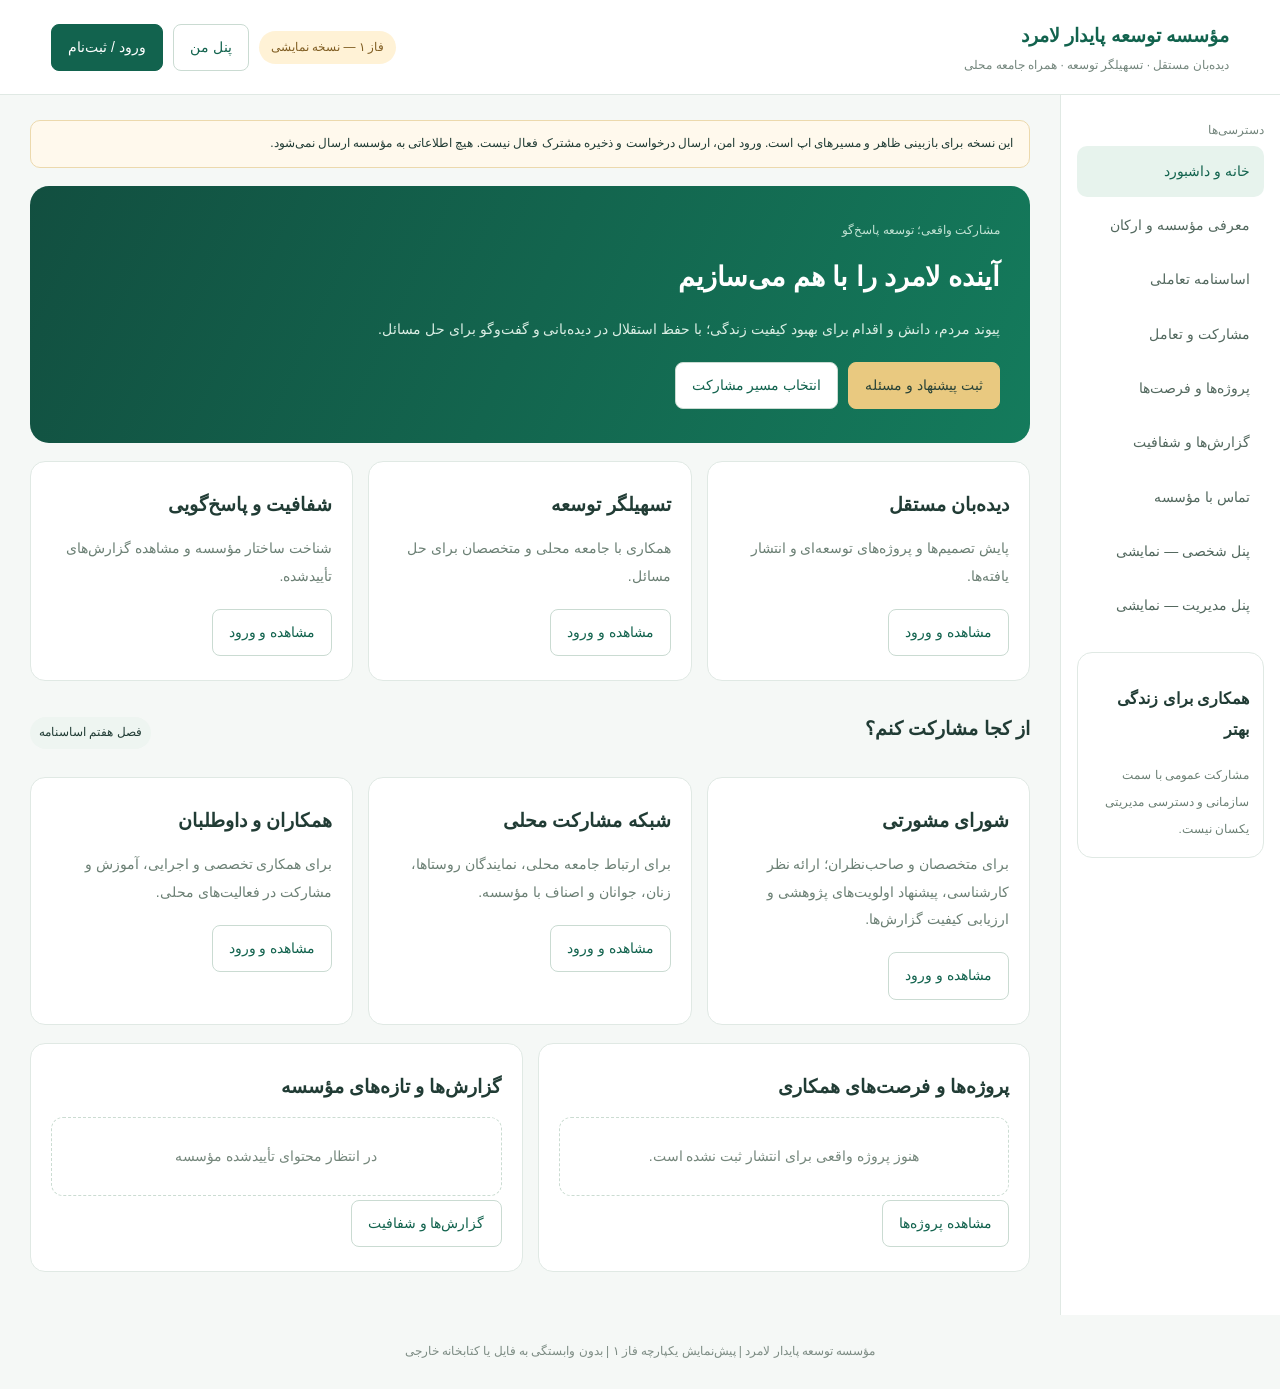
<file: index.html.html>
<!DOCTYPE html><html lang="fa" dir="rtl"><head><meta charset="utf-8"><meta name="viewport" content="width=device-width,initial-scale=1"><title>توسعه پایدار لامرد | فاز یک</title><style>
:root{--green:#12634e;--ink:#213c35;--line:#e0e9e4;--bg:#f5f8f6}*{box-sizing:border-box}body{margin:0;background:var(--bg);color:var(--ink);font:14px/1.95 Tahoma,Arial,sans-serif}button,input,textarea,select{font:inherit}button,a{touch-action:manipulation}button{cursor:pointer}header{background:white;border-bottom:1px solid var(--line);padding:17px 4%;display:flex;align-items:center;justify-content:space-between;gap:15px;flex-wrap:wrap}.brand{font-size:19px;color:var(--green);font-weight:bold}.sub{font-size:12px;color:#74867d}.shell{display:grid;grid-template-columns:220px 1fr;max-width:1450px;margin:auto}aside.menu{padding:24px 16px;border-left:1px solid var(--line);min-height:85vh;background:#fff}nav button{display:block;width:100%;text-align:right;border:0;background:none;padding:12px 14px;border-radius:10px;margin:3px 0;color:#52685e}nav button.active,nav button:hover{background:#e7f3ed;color:var(--green)}main{padding:25px 30px;min-width:0}.badge{background:#fff2d6;color:#805e23;padding:5px 12px;border-radius:20px;font-size:12px}.notice{border:1px solid #ecd9ad;background:#fff9ed;padding:11px 16px;border-radius:10px;margin-bottom:18px;font-size:12px}.hero{background:linear-gradient(115deg,#124f40,#147b5c);color:white;border-radius:19px;padding:30px;position:relative}.hero p{max-width:650px;color:#daeee4}.hero small{color:#c2e3d4}h1{font-size:27px;margin:8px 0 12px}h2{font-size:19px;margin:4px 0 12px}h3{font-size:16px}p{margin:8px 0 15px}.grid{display:grid;grid-template-columns:repeat(auto-fit,minmax(210px,1fr));gap:15px;margin:18px 0}.card{background:white;border:1px solid var(--line);border-radius:15px;padding:20px}.card p,.muted{color:#6c8075}.btn{padding:9px 16px;border:1px solid #cadbd2;background:white;border-radius:8px;color:var(--green);margin:4px 0;display:inline-block;text-decoration:none}.btn.primary{background:var(--green);color:white;border-color:var(--green)}.hero .btn.primary{background:#e9c980;color:#294337;border-color:#e9c980}.row{display:flex;gap:10px;flex-wrap:wrap;align-items:center}.sectionhead{display:flex;justify-content:space-between;align-items:center;margin-top:25px}.empty{padding:25px;border:1px dashed #cbdcd2;border-radius:12px;color:#75877c;text-align:center}.charter{display:grid;grid-template-columns:255px 1fr;gap:16px;margin-top:18px}.chapters button{display:block;width:100%;text-align:right;margin:5px 0;padding:10px;background:white;border:1px solid var(--line);border-radius:8px}.chapters button.selected{background:#e7f3ed;color:var(--green)}.article p{white-space:pre-line}.article{min-width:0}.article .legal{font-size:13px;line-height:2.2;border-top:1px solid var(--line);padding-top:14px}.toolbar{display:flex;gap:8px;flex-wrap:wrap}input,select,textarea{width:100%;border:1px solid #d2dfd7;border-radius:8px;padding:10px;margin:5px 0 15px;background:white;color:var(--ink)}textarea{min-height:120px}button:disabled{cursor:not-allowed;opacity:.5}.panel{display:grid;grid-template-columns:200px 1fr;gap:16px}.panelnav{background:#f0f6f2;padding:15px;border-radius:10px}.panelnav button{width:100%;text-align:right;margin:4px 0}.metric{font-size:28px;color:var(--green)}footer{padding:25px;text-align:center;color:#7d8c84;font-size:12px}.tabs .selected{background:var(--green);color:white}.number{font-size:12px;background:#eef5f1;padding:4px 9px;border-radius:20px}#feedback{color:var(--green)}@media(max-width:800px){.shell{display:block}aside.menu{min-height:auto;border-left:0;padding:10px}nav{display:flex;overflow:auto}nav button{width:auto;white-space:nowrap}main{padding:16px}.charter,.panel{grid-template-columns:1fr}.chapters{max-height:240px;overflow:auto}.hero{padding:23px}h1{font-size:23px}}@media print{header,aside.menu,.notice,.toolbar,.chapters,footer{display:none}.shell,.charter{display:block}main{padding:0}}
</style></head><body><header><div><div class="brand">مؤسسه توسعه پایدار لامرد</div><div class="sub">دیده‌بان مستقل · تسهیلگر توسعه · همراه جامعه محلی</div></div><div class="row"><span class="badge">فاز ۱ — نسخه نمایشی</span><button class="btn" data-route="personal">پنل من</button><button class="btn primary" data-route="access">ورود / ثبت‌نام</button></div></header><div class="shell"><aside class="menu"><div class="sub">دسترسی‌ها</div><nav id="nav"></nav><div class="card" style="margin-top:20px;padding:14px"><h3>همکاری برای زندگی بهتر</h3><small class="muted">مشارکت عمومی با سمت سازمانی و دسترسی مدیریتی یکسان نیست.</small></div></aside><main><div class="notice">این نسخه برای بازبینی ظاهر و مسیرهای اپ است. ورود امن، ارسال درخواست و ذخیره مشترک فعال نیست. هیچ اطلاعاتی به مؤسسه ارسال نمی‌شود.</div><div id="app"></div><p id="feedback" role="status"></p></main></div><footer>مؤسسه توسعه پایدار لامرد | پیش‌نمایش یکپارچه فاز ۱ | بدون وابستگی به فایل یا کتابخانه خارجی</footer><script>
const chapters=[{"title": "فصل اول: کلیات", "text": ["ماده ۱ ـ نام: نام مؤسسه «مؤسسه توسعه پایدار لامرد» است که در این اساسنامه «مؤسسه» نامیده می‌شود.", "ماده ۲ ـ هویت و اصول: مؤسسه نهادی غیردولتی، غیرانتفاعی، مستقل و غیرسیاسی است. مؤسسه وابسته به هیچ دولت، حزب، صنعت یا نهاد خارجی نیست. دریافت کمک مالی از دیگران، به معنی حق دخالت آن‌ها در تصمیم‌ها و نتایج کار مؤسسه نیست. هیچ سود یا دارایی‌ای بین اعضا تقسیم نمی‌شود. مؤسسه فعالیت‌های خود را بر پایه این اصول بنیادین بنا می‌کند:", "یکپارچگی توسعه: دیدن هم‌زمانِ مسائل اقتصادی، اجتماعی و زیست‌محیطی.", "عدالت بین‌نسلی: حفظ منابع و فرصت‌ها برای نسل‌های آینده.", "عدالت اجتماعی و فضایی: توزیع عادلانه منافع و هزینه‌های توسعه بین همه مردم و مناطق شهرستان.", "مشارکت واقعی: نقش داشتن مردم در شناسایی مشکلات و تصمیم‌گیری‌ها.", "احتیاط زیست‌محیطی: جدی گرفتن خطرات محیط‌زیستی حتی وقتی اطلاعات علمی کامل نیست.", "شفافیت و پاسخ‌گویی: اطلاع‌رسانی عمومی و پاسخ دادن به مردم درباره تصمیم‌ها.", "ماده ۳ ـ محدوده فعالیت: محدوده اصلی فعالیت، شهرستان لامرد در استان فارس است. فعالیت در سطح استان یا کشور با تصویب هیئت امنا و در چارچوب مجوزهای قانونی ممکن است.", "ماده ۴ ـ مرکز اصلی: مرکز اصلی مؤسسه در شهر لامرد است. (نشانی کامل و کدپستی در زمان ثبت تکمیل می‌شود). ایجاد نمایندگی در بخش‌ها و روستاها (مانند چاهورز) با تصویب هیئت امنا و رعایت قوانین انجام می‌شود. نمایندگی‌ها شخصیت حقوقی مستقل ندارند.", "ماده ۵ ـ مدت فعالیت: مدت فعالیت از تاریخ ثبت نامحدود است.", "ماده ۶ ـ دارایی اولیه و سال مالی: دارایی اولیه مؤسسه ۲۰۰,۰۰۰,۰۰۰ ریال است که توسط مؤسسان تأمین و در اسناد ثبت می‌شود. سال مالی از اول فروردین تا پایان اسفند است."]}, {"title": "فصل دوم: مأموریت و شاخص ارزیابی", "text": ["ماده ۷ ـ مأموریت (نقش ترکیبی): مؤسسه دو نقش اصلی دارد:", "دیده‌بان مستقل: پایش و ارزیابی مستقل تصمیم‌ها و پروژه‌های توسعه‌ای (به‌ویژه صنایع) و انتشار عمومی یافته‌ها.", "تسهیلگر توسعه: همکاری با مردم، نهادها، دانشگاه‌ها و صنایع برای حل مسائل و بهبود شرایط زندگی در لامرد.", "تبصره: استقلال مؤسسه در ارزیابی و انتشار یافته‌ها (نقش اول) مطلق است و همکاری با نهادها (نقش دوم) هرگز نباید به این استقلال خدشه وارد کند.", "ماده ۸ ـ چشم‌انداز و مفهوم «زندگی»: مؤسسه می‌خواهد نهادی مرجع در لامرد باشد تا هیچ تصمیم مهمی بدون سنجش اثرش بر «زندگی و رفاه مردم» گرفته نشود. هر برنامه یا مکانیسمی در مؤسسه باید در نهایت به بهبود کیفیت زندگی جامعه محلی کمک کند.", "ماده ۹ ـ شاخص رفاه لامرد (QoLI): مؤسسه برای سنجش موفقیت خود از یک شاخص بین‌المللی استفاده می‌کند:", "بخش ذهنی: سنجش سالانه رضایت مردم از زندگی با پرسش استاندارد «نردبان زندگی» (نمره ۰ تا ۱۰).", "بخش عینی: سنجش حداقل ۶ شاخص از معیارهای جهانی کیفیت زندگی (QoLI) مانند کیفیت هوا، دسترسی به فضای سبز، رضایت از بهداشت، نرخ بیکاری و رضایت از مدیریت محلی.", "تبصره: گزارش سالانه این شاخص، ملاک قضاوت درباره عملکرد مؤسسه است و باید به اطلاع عموم برسد.", "ماده ۱۰ ـ ابزارهای فعالیت:", "پژوهش کاربردی و انتشار گزارش‌های مستقل.", "گفت‌وگوی ساختاریافته با مدیران، صنایع و نهادها برای ارائه راه‌حل.", "توانمندسازی و آموزش جامعه محلی.", "پیگیری حقوقی و طرح شکایت در صورت لزوم (با تصویب هیئت امنا).", "سنجش مستمر شاخص‌های رفاه و زندگی."]}, {"title": "فصل سوم: مؤسسان", "text": ["ماده ۱۱ ـ مؤسسان: مؤسسان شامل آقایان حمیدرضا اکبرپور، محمدحسین رضاپور، مرتضی شمالی، غلامرضا قائدی، اسماعیل نیک‌نام، مهدی واعظ‌زاده و بهمن هاشمی، و خانم‌ها زکیه محمدنیا و الهام محمدنیا هستند.", "ماده ۱۲ ـ وظایف مؤسسان: تصویب اساسنامه، پیگیری ثبت، تأمین دارایی اولیه و انتخاب اولین هیئت امنای هفت‌نفره.", "ماده ۱۳ ـ جایگاه پس از تأسیس: پس از تحویل امور به هیئت امنا، مؤسسان رکن تصمیم‌گیر روزمره نیستند. آن‌ها «نهاد حافظ اصالت» هستند و وظایف زیر را دارند:", "نظارت عالی بر حفظ مأموریت بنیادین مؤسسه.", "پیشنهاد انحلال مؤسسه به هیئت امنا (هیئت امنا به‌تنهایی حق درخواست انحلال را ندارد).", "پیشنهاد تغییرات بنیادین در مأموریت مؤسسه.", "میانجی‌گری در اختلافات اساسی ارکان."]}, {"title": "فصل چهارم: هیئت امنا (عالی‌ترین رکن)", "text": ["ماده ۱۴ ـ جایگاه و ترکیب: هیئت امنا عالی‌ترین رکن سیاست‌گذاری و نظارت است (مجمع عمومی وجود ندارد). تعداد اعضای آن بین ۷ تا ۱۵ نفر است (در آغاز ۷ نفر).", "تبصره ـ اعضای ناظر: هیئت امنا می‌تواند افرادی را به‌عنوان «عضو ناظر» بدون حق رأی دعوت کند. این افراد می‌توانند با درخواست کتبی خود و تصویب هیئت امنا، به عضویت اصلی (با حق رأی) درآیند.", "ماده ۱۵ ـ شرایط عضویت: التزام به اساسنامه، حسن شهرت، تخصص یا تجربه مرتبط، و شناخت مسائل لامرد. افراد دارای سمت مدیریتی در صنایع آلاینده یا نهادهای دولتی مرتبط، نمی‌توانند عضو اصلی باشند (می‌توانند ناظر باشند).", "ماده ۱۶ ـ انتخاب و دوره عضویت: نامزدها با پیشنهاد دو عضو دیگر، پیشنهاد شورای مشورتی، یا درخواست شخصی خود (که به دبیر مؤسسه داده می‌شود) معرفی می‌شوند و با رأی دوسوم اعضای هیئت امنا انتخاب می‌شوند. دوره عضویت ۳ سال است و عضویت بیش از دو دوره متوالی مجاز نیست. در انتخاب‌ها تنوع جنسیتی و شناخت مناطق مختلف شهرستان مد نظر است.", "ماده ۱۷ ـ وظایف هیئت امنا: تصویب سیاست‌ها، برنامه راهبردی، بودجه و صورت‌های مالی؛ انتخاب و عزل هیئت مدیره و بازرس؛ تصویب گزارش‌های پایش (شاخص رفاه)؛ تصمیم‌گیری درباره اقدامات حقوقی مهم و تغییر اساسنامه.", "ماده ۱۸ ـ جلسات و رأی‌گیری: جلسات حداقل هر سه ماه یک بار است. دعوت‌نامه ۱۰ روز قبل ارسال می‌شود. جلسه با حضور بیش از نصف اعضا رسمیت می‌یابد.", "تبصره ـ تعارض منافع: اگر عضوی در موضوعی منافع شخصی (مالی یا شغلی) دارد، باید آن را اعلام کند و از رأی‌گیری خارج شود. در مواردی که به دلیل تعارض منافع، تعداد اعضای مستقل کم شود، از اعضای علی‌البدل یا اعضای ناظر (فقط برای آن جلسه و با تأیید قانونی) برای حفظ نصاب استفاده می‌شود.", "ماده ۱۹ ـ پایان عضویت: با استعفا، فوت، غیبت غیرموجه در سه جلسه، یا اخراج (به دلیل نقض اساسنامه یا کتمان تعارض منافع) خاتمه می‌یابد. تصمیم اخراج با رأی دوسوم و پس از شنیدن دفاعیات فرد است.", "ماده ۲۰ ـ جانشینی: برای کرسی خالی، هیئت امنا حداکثر ظرف ۶۰ روز عضو جدیدی (برای باقی‌مانده دوره) انتخاب می‌کند."]}, {"title": "فصل پنجم: هیئت مدیره و دبیر", "text": ["ماده ۲۱ ـ ترکیب: هیئت مدیره ۵ عضو اصلی و ۲ عضو علی‌البدل دارد که برای ۲ سال توسط هیئت امنا انتخاب می‌شوند. اعضای هیئت مدیره نمی‌توانند بیش از دو دوره متوالی در این سمت باشند.", "ماده ۲۲ ـ وظایف: اجرای مصوبات هیئت امنا، مدیریت امور روزمره، تهیه بودجه، نظارت بر کارکنان و تهیه گزارش‌های مالی و عملکردی برای هیئت امنا.", "ماده ۲۳ ـ دبیر (مدیرعامل): با پیشنهاد هیئت مدیره و تصویب هیئت امنا انتخاب می‌شود. دبیر مسئول اجرایی مؤسسه است، در جلسات هیئت مدیره حق رأی دارد و در جلسات هیئت امنا بدون حق رأی حاضر می‌شود. دبیر نمی‌تواند هم‌زمان رئیس یا خزانه‌دار هیئت مدیره باشد."]}, {"title": "فصل ششم: بازرسی", "text": ["ماده ۲۴ ـ بازرس: هیئت امنا یک بازرس اصلی و یک علی‌البدل برای ۱ سال انتخاب می‌کند. بازرس نباید عضو هیئت امنا، هیئت مدیره یا از بستگان آن‌ها باشد.", "ماده ۲۵ ـ وظایف: نظارت بر انطباق فعالیت‌ها با اساسنامه، بررسی حساب‌ها و اسناد مالی، و ارائه گزارش به هیئت امنا. بازرس حق دخالت در امور اجرایی را ندارد."]}, {"title": "فصل هفتم: مشارکت و مشورت (تقویت مشارکت محلی)", "text": ["ماده ۲۶ ـ شورای مشورتی: متشکل از ۵ تا ۱۵ متخصص و صاحب‌نظر که با پیشنهاد هیئت مدیره و تصویب هیئت امنا برای ۲ سال انتخاب می‌شوند. وظیفه آن‌ها ارائه نظر کارشناسی، پیشنهاد اولویت‌های پژوهشی و ارزیابی کیفیت گزارش‌هاست. (بدون حق رأی در ارکان).", "ماده ۲۷ ـ شبکه مشارکت محلی: برای تضمین مشارکت مردم، مؤسسه شورای نمایندگان محلی (شامل نمایندگان روستاها، زنان، جوانان و اصناف) را تشکیل می‌دهد. این شورا حق ارائه پیشنهاد رسمی به هیئت امنا را دارد و هیئت امنا موظف است حداکثر ظرف ۶۰ روز پاسخ مستدل ارائه دهد. مؤسسه سالانه یک نشست عمومی پاسخ‌گویی برگزار می‌کند.", "ماده ۲۸ ـ همکاران و داوطلبان: پذیرش داوطلبان بر اساس آیین‌نامه‌ای است که حقوق، آموزش، ایمنی و محرمانگی را تعیین می‌کند."]}, {"title": "فصل هشتم: امور مالی و استقلال", "text": ["ماده ۲۹ ـ منابع مالی: کمک‌های مردمی و نهادهای غیردولتی، درآمد حاصل از خدمات پژوهشی و آموزشی، و فروش محصولات علمی. دریافت کمک از نهادهای بین‌المللی غیردولتی فقط با تصویب دوسوم هیئت امنا ممکن است.", "ماده ۳۰ ـ سقف تمرکز حمایت: حمایت هر حامی مالی (و شرکت‌های وابسته به آن) نباید از ۲۰ درصد کل منابع سالانه مؤسسه بیشتر شود.", "تبصره: در دو سال اول تأسیس، برای تأمین هزینه‌های راه‌اندازی، پذیرش حمایت بیش از ۲۰ درصد با تصویب سه‌چهارم هیئت امنا و تضمین کتبی عدم دخالت حامی مجاز است.", "ماده ۳۱ ـ ممنوعیت حمایت هم‌زمان: از زمان شروع پایش یک نهاد تا انتشار گزارش و ۶ ماه پس از آن، دریافت کمک مالی جدید از آن نهاد ممنوع است. انجام پروژه مشترک یا خدماتی با آن نهاد (غیرمرتبط با موضوع پایش) با افشای کامل و تصویب هیئت امنا مجاز است.", "ماده ۳۲ ـ استقلال انتشار: هیچ حامی مالی حق تغییر، تأخیر یا منع انتشار گزارش‌ها را ندارد. گزارش‌ها پس از تأیید دو ارزیاب مستقل و بررسی حقوقی توسط دبیر منتشر می‌شوند. در صورت اختلاف درباره انتشار، یک هیئت سه‌نفره مستقل تصمیم نهایی را می‌گیرد.", "ماده ۳۳ ـ شفافیت مالی: تمام حساب‌ها به نام مؤسسه است. استفاده از حساب شخصی ممنوع است. اسناد مالی با دو امضا (دبیر و خزانه‌دار) معتبر است. گزارش عملکرد مالی سالانه برای عموم منتشر می‌شود."]}, {"title": "فصل نهم: اقدامات حقوقی و انحلال", "text": ["ماده ۳۴ ـ پیگیری حقوقی: مؤسسه می‌تواند در صورت مشاهده تخلف یا آسیب به منافع عمومی (مانند محیط زیست یا سلامت)، با تصویب هیئت امنا اقدام به طرح شکایت در مراجع قانونی کند.", "ماده ۳۵ ـ انحلال: انحلال مؤسسه فقط با پیشنهاد هیئت مؤسس و تصویب سه‌چهارم اعضای هیئت امنا در یک جلسه فوق‌العاده امکان‌پذیر است. پس از انحلال، هیئت تصفیه‌ای (حداقل ۳ نفر) انتخاب می‌شود تا بدهی‌ها را تسویه و دارایی باقی‌مانده را با نظارت مراجع قانونی به یک نهاد غیرانتفاعی هم‌هدف واگذار کند. دارایی‌ها به هیچ عنوان به مؤسسان یا اعضا منتقل نمی‌شود."]}], summaries=["هویت مستقل و غیرانتفاعی، اصول، محدوده فعالیت و مشخصات مؤسسه.", "دیده‌بانی مستقل و تسهیلگری توسعه، بهبود زندگی مردم و سنجش شاخص رفاه.", "تأسیس و حفظ اصالت و مأموریت مؤسسه.", "ترکیب، انتخاب، دوره، مسئولیت‌ها و قواعد فعالیت هیئت امنا.", "مدیریت اجرایی مؤسسه توسط هیئت مدیره و دبیر.", "نظارت مستقل بر انطباق فعالیت‌ها و اسناد مالی.", "شورای مشورتی، شبکه مشارکت محلی و همکاران و داوطلبان.", "منابع مالی، استقلال، تعارض حمایت و شفافیت.", "پیگیری حقوقی و شرایط انحلال."];
const routes={home:'خانه و داشبورد',about:'معرفی مؤسسه و ارکان',charter:'اساسنامه تعاملی',participation:'مشارکت و تعامل',projects:'پروژه‌ها و فرصت‌ها',reports:'گزارش‌ها و شفافیت',contact:'تماس با مؤسسه',personal:'پنل شخصی — نمایشی',admin:'پنل مدیریت — نمایشی'};
const $=s=>document.getElementById(s),esc=s=>String(s??'').replace(/[&<>"']/g,c=>({'&':'&amp;','<':'&lt;','>':'&gt;','"':'&quot;',"'":'&#39;'}[c]));let mode='full',ci=0,selectedArticle='';
function button(label,r,primary=false){return `<button class="btn ${primary?'primary':''}" data-route="${r}">${label}</button>`}function card(t,p,r){return `<div class="card"><h2>${t}</h2><p>${p}</p>${r?button('مشاهده و ورود',r):''}</div>`}function empty(t){return `<div class="empty">${t}</div>`}
$('nav').innerHTML=Object.entries(routes).map(([r,t])=>`<button data-route="${r}">${t}</button>`).join('');document.addEventListener('click',e=>{const b=e.target.closest('[data-route]');if(b)go(b.dataset.route)});function go(r){location.hash=r;render(r)}window.addEventListener('hashchange',()=>render(location.hash.slice(1)||'home'));
const paths={advisory:{title:'شورای مشورتی',article:26,body:'برای متخصصان و صاحب‌نظران؛ ارائه نظر کارشناسی، پیشنهاد اولویت‌های پژوهشی و ارزیابی کیفیت گزارش‌ها.',rule:'طبق ماده ۲۶، انتخاب اعضای شورا با پیشنهاد هیئت مدیره و تصویب هیئت امنا برای دو سال انجام می‌شود. ثبت علاقه‌مندی به معنی پذیرش در شورا نیست.',fields:'حوزه تخصص و سابقه مرتبط'},local:{title:'شبکه مشارکت محلی',article:27,body:'برای ارتباط جامعه محلی، نمایندگان روستاها، زنان، جوانان و اصناف با مؤسسه.',rule:'پیشنهاد عمومی با پیشنهاد رسمی شورای نمایندگان محلی متفاوت است. پیشنهاد رسمی شورا مشمول پاسخ مستدل هیئت امنا حداکثر ظرف ۶۰ روز است.',fields:'محدوده محلی و نوع همکاری یا نمایندگی پیشنهادی'},volunteer:{title:'همکاران و داوطلبان',article:28,body:'برای همکاری تخصصی و اجرایی، آموزش و مشارکت در فعالیت‌های محلی.',rule:'پذیرش داوطلبان تابع آیین‌نامه حقوق، آموزش، ایمنی و محرمانگی است. داوطلبی حق رأی یا عضویت در ارکان ایجاد نمی‌کند.',fields:'مهارت، علاقه‌مندی و زمان در دسترس'}};
function render(r){$('feedback').textContent='';document.querySelectorAll('nav button').forEach(b=>b.classList.toggle('active',b.dataset.route===r));let h='';
if(r==='home')h=`<section class="hero"><small>مشارکت واقعی؛ توسعه پاسخ‌گو</small><h1>آینده لامرد را با هم می‌سازیم</h1><p>پیوند مردم، دانش و اقدام برای بهبود کیفیت زندگی؛ با حفظ استقلال در دیده‌بانی و گفت‌وگو برای حل مسائل.</p><div class="row">${button('ثبت پیشنهاد و مسئله','suggestion',true)}${button('انتخاب مسیر مشارکت','participation')}</div></section><div class="grid">${card('دیده‌بان مستقل','پایش تصمیم‌ها و پروژه‌های توسعه‌ای و انتشار یافته‌ها.','reports')}${card('تسهیلگر توسعه','همکاری با جامعه محلی و متخصصان برای حل مسائل.','participation')}${card('شفافیت و پاسخ‌گویی','شناخت ساختار مؤسسه و مشاهده گزارش‌های تأییدشده.','charter')}</div><div class="sectionhead"><h2>از کجا مشارکت کنم؟</h2><span class="number">فصل هفتم اساسنامه</span></div><div class="grid">${Object.entries(paths).map(([k,p])=>card(p.title,p.body,k)).join('')}</div><div class="grid"><div class="card"><h2>پروژه‌ها و فرصت‌های همکاری</h2>${empty('هنوز پروژه واقعی برای انتشار ثبت نشده است.')}${button('مشاهده پروژه‌ها','projects')}</div><div class="card"><h2>گزارش‌ها و تازه‌های مؤسسه</h2>${empty('در انتظار محتوای تأییدشده مؤسسه')}${button('گزارش‌ها و شفافیت','reports')}</div></div>`;
else if(r==='about')h=`<h1>معرفی مؤسسه و ارکان</h1><div class="card"><h2>هویت و مأموریت</h2><p>مؤسسه توسعه پایدار لامرد نهادی غیردولتی، غیرانتفاعی، مستقل و غیرسیاسی است. دو نقش دیده‌بان مستقل و تسهیلگر توسعه مبنای فعالیت آن است.</p></div><div class="grid">${card('اصول بنیادین','یکپارچگی توسعه، عدالت بین‌نسلی، عدالت اجتماعی و فضایی، مشارکت واقعی، احتیاط زیست‌محیطی و شفافیت و پاسخ‌گویی.')}${card('محدوده فعالیت','محدوده اصلی، شهرستان لامرد است؛ گسترش فعالیت تابع اساسنامه و مجوزهای لازم است.')}</div><h2>ساختار مؤسسه</h2><div class="grid">${card('مؤسسان','نهاد حافظ اصالت و مأموریت مؤسسه.')}${card('هیئت امنا','عالی‌ترین رکن سیاست‌گذاری و نظارت.')}${card('هیئت مدیره و دبیر','اجرای مصوبات و اداره امور اجرایی.')}${card('بازرس','نظارت مستقل بر انطباق فعالیت‌ها و حساب‌ها.')}</div><div class="card"><h2>معرفی اشخاص</h2>${empty('اسامی و دوره مسئولیت پس از تأیید اطلاعات و مجوز انتشار اضافه می‌شوند.')}</div>`;
else if(r==='charter')h=`<h1>اساسنامه تعاملی</h1><p class="muted">متن کامل از سند ارسالی مؤسسه استخراج شده است. خلاصه، صرفاً راهنمای مطالعه است؛ وضعیت تصویب و ثبت سند در این پیش‌نمایش تأیید نشده است.</p><div class="toolbar tabs"><button id="full" class="btn">متن کامل</button><button id="summary" class="btn">خلاصه ساده</button></div><div class="charter"><div class="chapters">${chapters.map((c,i)=>`<button data-ch="${i}">${esc(c.title)}</button>`).join('')}</div><div class="card article"><div class="toolbar"><label style="flex:1">انتخاب ماده<select id="articles"></select></label></div><div id="chapterText"></div><div class="row"><button class="btn" id="prev">فصل قبل</button><button class="btn" id="next">فصل بعد</button></div></div></div>`;
else if(r==='participation')h=`<h1>مشارکت و تعامل</h1><p>مسیر مناسب را انتخاب کنید. همکاری و مشارکت با عضویت در ارکان و دسترسی مدیریتی متفاوت است.</p><div class="grid">${Object.entries(paths).map(([k,p])=>card(p.title,p.body,k)).join('')}</div><div class="card"><h2>مسئله یا پیشنهاد عمومی دارید؟</h2><p>برای بیان مسئله لازم نیست نماینده محلی یا عضو شورای مشورتی باشید.</p>${button('ثبت پیشنهاد عمومی','suggestion')}</div>`;
else if(paths[r]){const p=paths[r];h=`<span class="number">ماده ${p.article} اساسنامه</span><h1>${p.title}</h1><div class="card"><p>${p.body}</p><p>${p.rule}</p><button class="btn" id="legalLink">مطالعه ماده مربوط</button></div><div class="grid">${card('مسیر مشارکت','اعلام علاقه‌مندی ← بررسی مؤسسه ← تکمیل اطلاعات ← نتیجه بررسی')}${card('وضعیت این مرحله','در فاز ۱ فقط معرفی و پیش‌نمایش فرم فعال است. ارسال واقعی در مراحل بعد راه‌اندازی می‌شود.')}</div>${form(p.title,p.fields)}`}
else if(r==='suggestion')h='<h1>پیشنهاد و مسئله عمومی</h1><p>در نسخه عملیاتی، پیشنهاد در کارتابل مؤسسه ثبت می‌شود و پاسخ را در پنل خود می‌بینید.</p>'+form('پیشنهاد عمومی','موضوع و محدوده جغرافیایی');
else if(r==='projects')h='<h1>پروژه‌ها و فرصت‌های همکاری</h1><div class="card"><h2>پروژه‌های مؤسسه</h2>'+empty('هنوز پروژه تأییدشده‌ای ثبت نشده است. هیچ پروژه فرضی به‌عنوان فعالیت واقعی نمایش داده نمی‌شود.')+'</div><div class="grid">'+card('ساختار صفحه پروژه','هدف، محدوده، مسئول، زمان‌بندی، نیازهای همکاری و گزارش نتیجه.')+card('فرصت‌های داوطلبانه','فرصت‌ها پس از تعریف پروژه و تأیید مؤسسه در این بخش منتشر می‌شوند.','volunteer')+'</div>';
else if(r==='reports')h='<h1>گزارش‌ها و شفافیت</h1><div class="grid">'+card('گزارش فعالیت','در انتظار گزارش تأییدشده مؤسسه.')+card('گزارش مالی سالانه','در انتظار گزارش قابل انتشار.')+card('شاخص رفاه لامرد','محل انتشار گزارش سالانه با روش و منبع داده مشخص.')+'</div><div class="card"><h2>استقلال و پاسخ‌گویی</h2><p>گردش تأیید و انتشار هر گزارش در مراحل بعد، متناسب با اساسنامه پیاده‌سازی می‌شود. هنوز هیچ گزارش یا آمار واقعی بارگذاری نشده است.</p></div>';
else if(r==='contact')h='<h1>تماس با مؤسسه</h1><div class="card"><p>نشانی، تلفن، ایمیل و راه‌های ارتباطی رسمی پس از تأیید شما اضافه می‌شوند.</p><p class="muted">در این نسخه راه تماس فرضی یا فرم ارسال غیرواقعی درج نشده است.</p></div>';
else if(r==='personal')h=`<h1>پنل شخصی <span class="badge">نمایشی</span></h1><div class="grid">${card('درخواست‌های باز','<span class="metric">—</span><br>پس از ورود و اتصال به سامانه داده')}${card('پاسخ‌های جدید','<span class="metric">—</span><br>هیچ حساب واقعی متصل نیست')}${card('همکاری‌های من','<span class="metric">—</span><br>نمایش سوابق در مراحل بعد')}</div><div class="panel"><div class="panelnav"><h3>فضای من</h3>${button('درخواست جدید','suggestion')}${button('فرصت‌های همکاری','projects')}${button('مسیرهای مشارکت','participation')}</div><div class="card"><h2>درخواست‌ها و پاسخ‌های مؤسسه</h2>${empty('پس از راه‌اندازی ورود امن، درخواست‌ها و گفت‌وگوهای شما اینجا نمایش داده می‌شوند.')}<h3>مسیر پیگیری</h3><p>دریافت ← بررسی ← تکمیل اطلاعات ← پاسخ ← نتیجه</p></div></div>`;
else if(r==='admin')h=`<h1>داشبورد مدیریت <span class="badge">نمایشی و بدون دسترسی واقعی</span></h1><div class="grid">${card('درخواست‌های جدید','<span class="metric">—</span>')}${card('منتظر تأیید مالک','<span class="metric">—</span>')}${card('پیشنهادهای رسمی شورا','<span class="metric">—</span>')}</div><div class="panel"><div class="panelnav"><h3>کارتابل مدیریت</h3><p>درخواست‌ها<br>مشارکت<br>پروژه‌ها<br>اشخاص و سمت‌ها<br>گزارش‌ها<br>دسترسی‌ها<br>تنظیمات و بکاپ</p></div><div class="card"><h2>کارتابل و موارد نیازمند اقدام</h2>${empty('پایگاه داده و حساب مدیر هنوز راه‌اندازی نشده‌اند.')}<h3>تفکیک مسئولیت‌ها</h3><p>مالک فنی: دعوت ادمین و تعیین مجوزها<br>سمت سازمانی: ثبت مستند انتخاب و دوره<br>کاربر عمومی: بدون دسترسی به مدیریت</p><button class="btn" disabled>افزودن ادمین — در فاز ۲</button><button class="btn" disabled>ثبت عضو هیئت امنا — در فاز ۲</button></div></div>`;
else if(r==='access')h='<h1>ورود و ثبت‌نام</h1><div class="card"><p>در فاز ۱ احراز هویت فعال نیست. برای جلوگیری از دریافت غیرضروری اطلاعات، فرم رمز عبور نمایش داده نمی‌شود.</p>'+button('بازبینی پنل شخصی','personal')+button('بازبینی داشبورد مدیریت','admin')+'</div>';
else h='<h1>صفحه پیدا نشد</h1>'+button('بازگشت به خانه','home');$('app').innerHTML=h;
if(r==='charter')bindCharter();if($('draftForm'))bindForm(r);if($('legalLink'))$('legalLink').onclick=()=>{ci=6;selectedArticle=String(paths[r].article);mode='full';go('charter')};}
function form(t,field){return `<div class="card"><h2>پیش‌نمایش فرم ${t}</h2><p class="badge">اطلاعات آزمایشی وارد کنید؛ ارسال به مؤسسه غیرفعال است.</p><form id="draftForm"><label>نام (اختیاری در پیش‌نمایش)<input name="name" maxlength="150"></label><label>${field}<input name="subject" maxlength="250"></label><label>شرح<textarea name="body" maxlength="5000"></textarea></label><div class="row"><button type="button" class="btn" id="draftSave">ذخیره پیش‌نویس در این دستگاه</button><button type="button" class="btn" id="draftLoad">بازیابی پیش‌نویس</button><button type="button" class="btn" id="draftClear">پاک‌کردن پیش‌نویس</button><button type="submit" class="btn primary" disabled>ارسال به مؤسسه — هنوز فعال نیست</button></div></form><p id="draftStatus" role="status"></p></div>`}
function bindForm(r){const f=$('draftForm');f.onsubmit=e=>e.preventDefault();$('draftSave').onclick=()=>{try{localStorage.setItem('lamerd_phase1_draft_'+r,JSON.stringify(Object.fromEntries(new FormData(f))));$('draftStatus').textContent='پیش‌نویس فقط در این مرورگر ذخیره شد؛ هیچ درخواستی ارسال نشده است.'}catch(e){$('draftStatus').textContent='ذخیره مرورگر در این محیط ممکن نیست؛ پیش‌نویس ذخیره نشد.'}};$('draftLoad').onclick=()=>{try{const d=JSON.parse(localStorage.getItem('lamerd_phase1_draft_'+r)||'null');if(!d){$('draftStatus').textContent='پیش‌نویسی وجود ندارد.';return}for(const k of ['name','subject','body'])f.elements[k].value=d[k]||'';$('draftStatus').textContent='پیش‌نویس محلی بازیابی شد.'}catch(e){$('draftStatus').textContent='بازیابی ممکن نیست.'}};$('draftClear').onclick=()=>{try{localStorage.removeItem('lamerd_phase1_draft_'+r);f.reset();$('draftStatus').textContent='پیش‌نویس پاک شد.'}catch(e){$('draftStatus').textContent='پاک‌کردن ذخیره مرورگر ممکن نیست.'}}}
function bindCharter(){function draw(){document.querySelectorAll('[data-ch]').forEach(b=>b.classList.toggle('selected',+b.dataset.ch===ci));$('full').classList.toggle('selected',mode==='full');$('summary').classList.toggle('selected',mode==='summary');const items=chapters[ci].text.filter(t=>/^ماده\s*[۰-۹0-9]+/.test(t));$('articles').innerHTML='<option value="">همه مواد فصل</option>'+items.map((t,i)=>`<option value="${i}">${esc(t.split('ـ')[0].slice(0,40))}</option>`).join('');if(selectedArticle){const i=items.findIndex(t=>t.startsWith('ماده '+selectedArticle.replace(/[0-9]/g,d=>'۰۱۲۳۴۵۶۷۸۹'[d])));if(i>=0)$('articles').value=String(i);selectedArticle=''}function content(){const val=$('articles').value;let texts=chapters[ci].text;if(val!==''){const target=items[+val],start=texts.indexOf(target);let end=start+1;while(end<texts.length&&!/^ماده\s*[۰-۹0-9]+/.test(texts[end]))end++;texts=texts.slice(start,end)}$('chapterText').innerHTML='<h2>'+esc(chapters[ci].title)+'</h2>'+(mode==='full'?texts.map(t=>'<p class="legal">'+esc(t)+'</p>').join(''):'<p>'+esc(summaries[ci])+'</p>')+(ci===6?button('ورود به درگاه مشارکت','participation'):'');}$('articles').disabled=mode==='summary';$('articles').onchange=content;content();$('prev').disabled=ci===0;$('next').disabled=ci===chapters.length-1}document.querySelectorAll('[data-ch]').forEach(b=>b.onclick=()=>{ci=+b.dataset.ch;draw()});$('full').onclick=()=>{mode='full';draw()};$('summary').onclick=()=>{mode='summary';draw()};$('prev').onclick=()=>{ci=Math.max(0,ci-1);draw()};$('next').onclick=()=>{ci=Math.min(chapters.length-1,ci+1);draw()};draw()}
render(location.hash.slice(1)||'home');
</script><script type="module" src="./phase2.js"></script></body></html>
</file>
